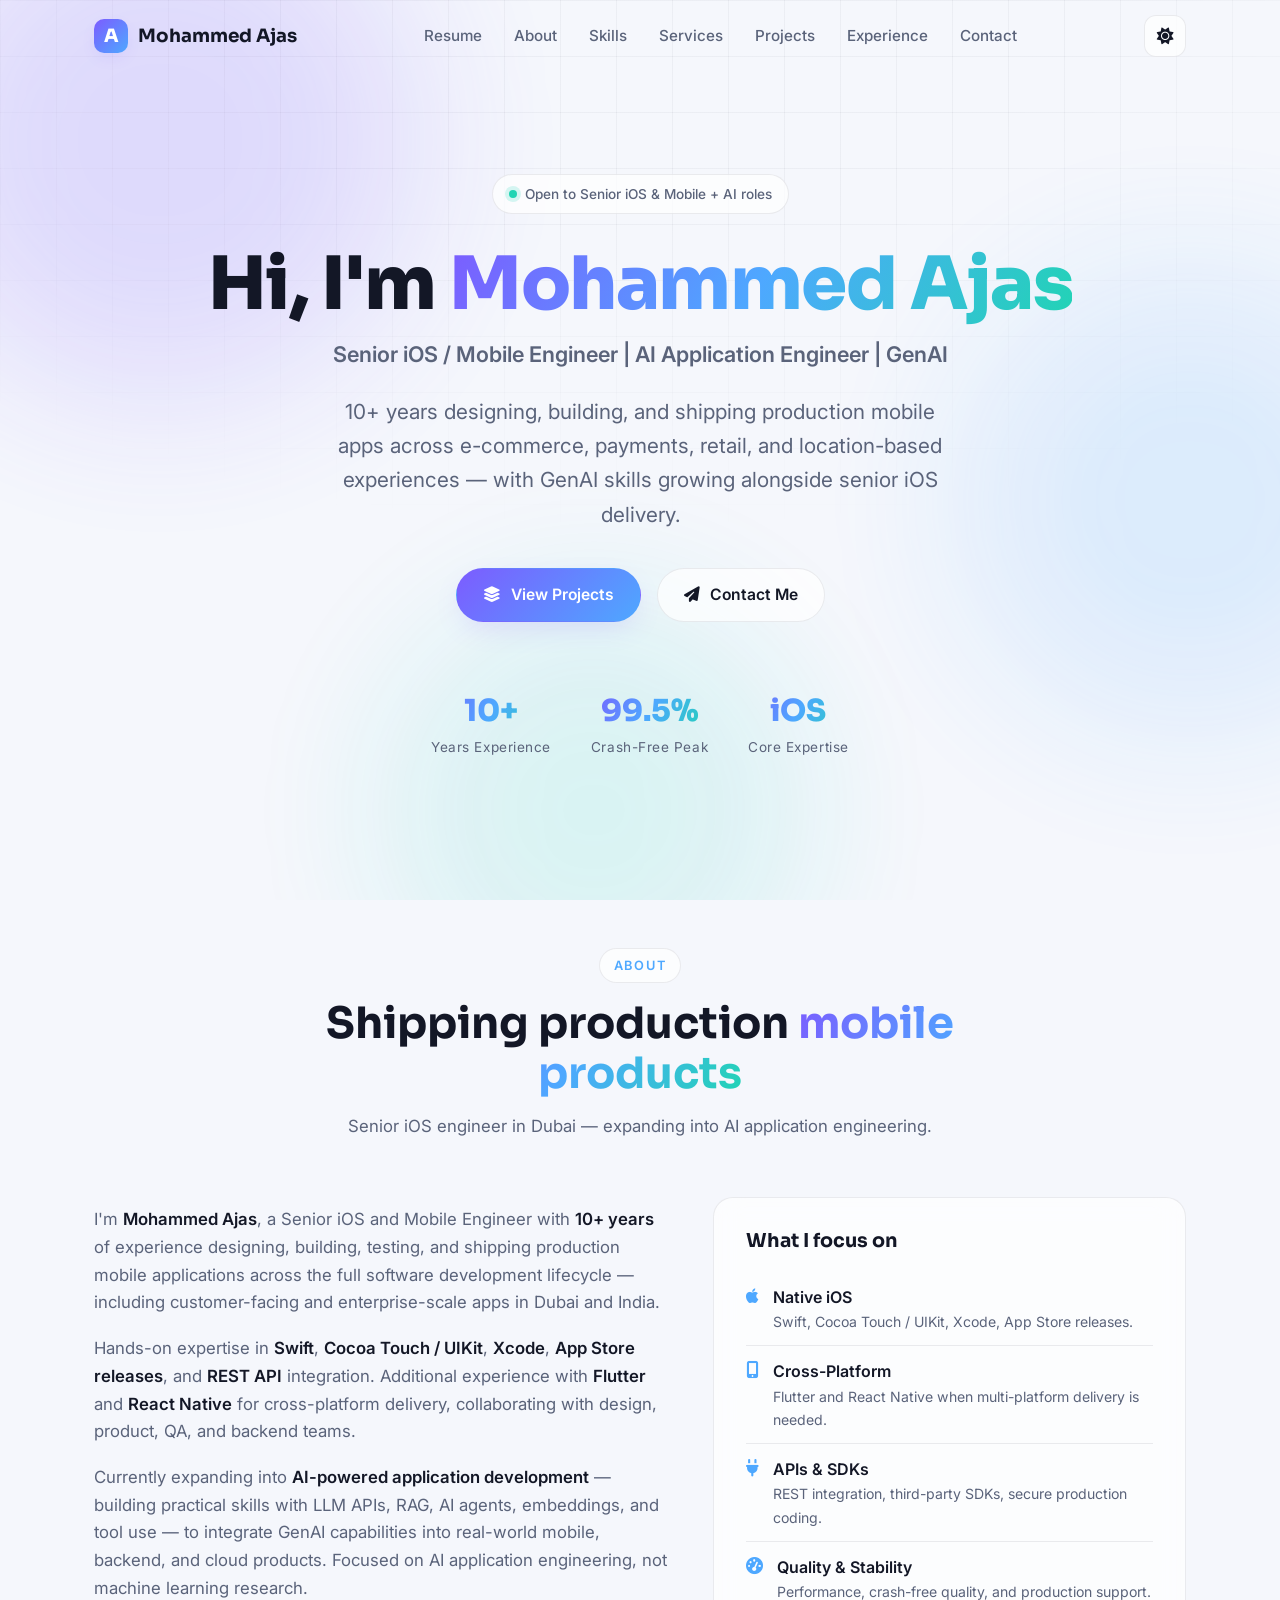
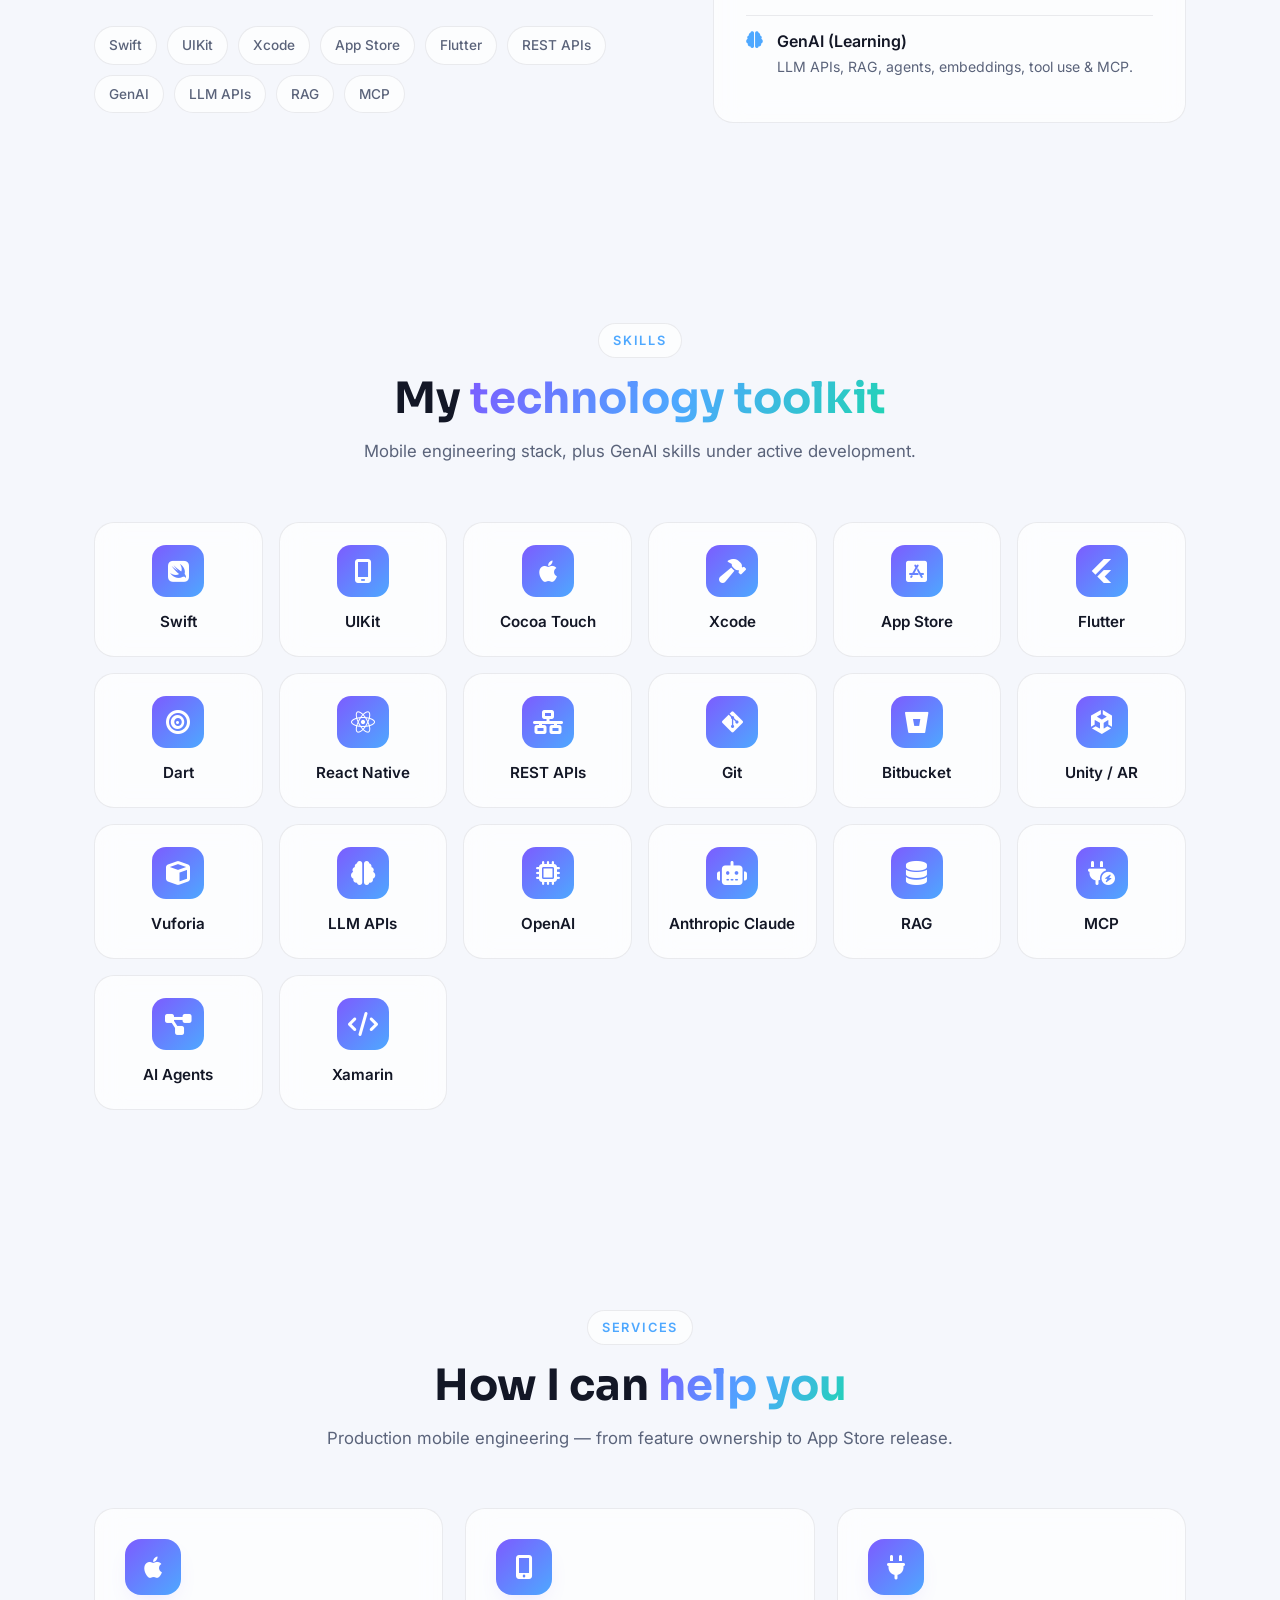
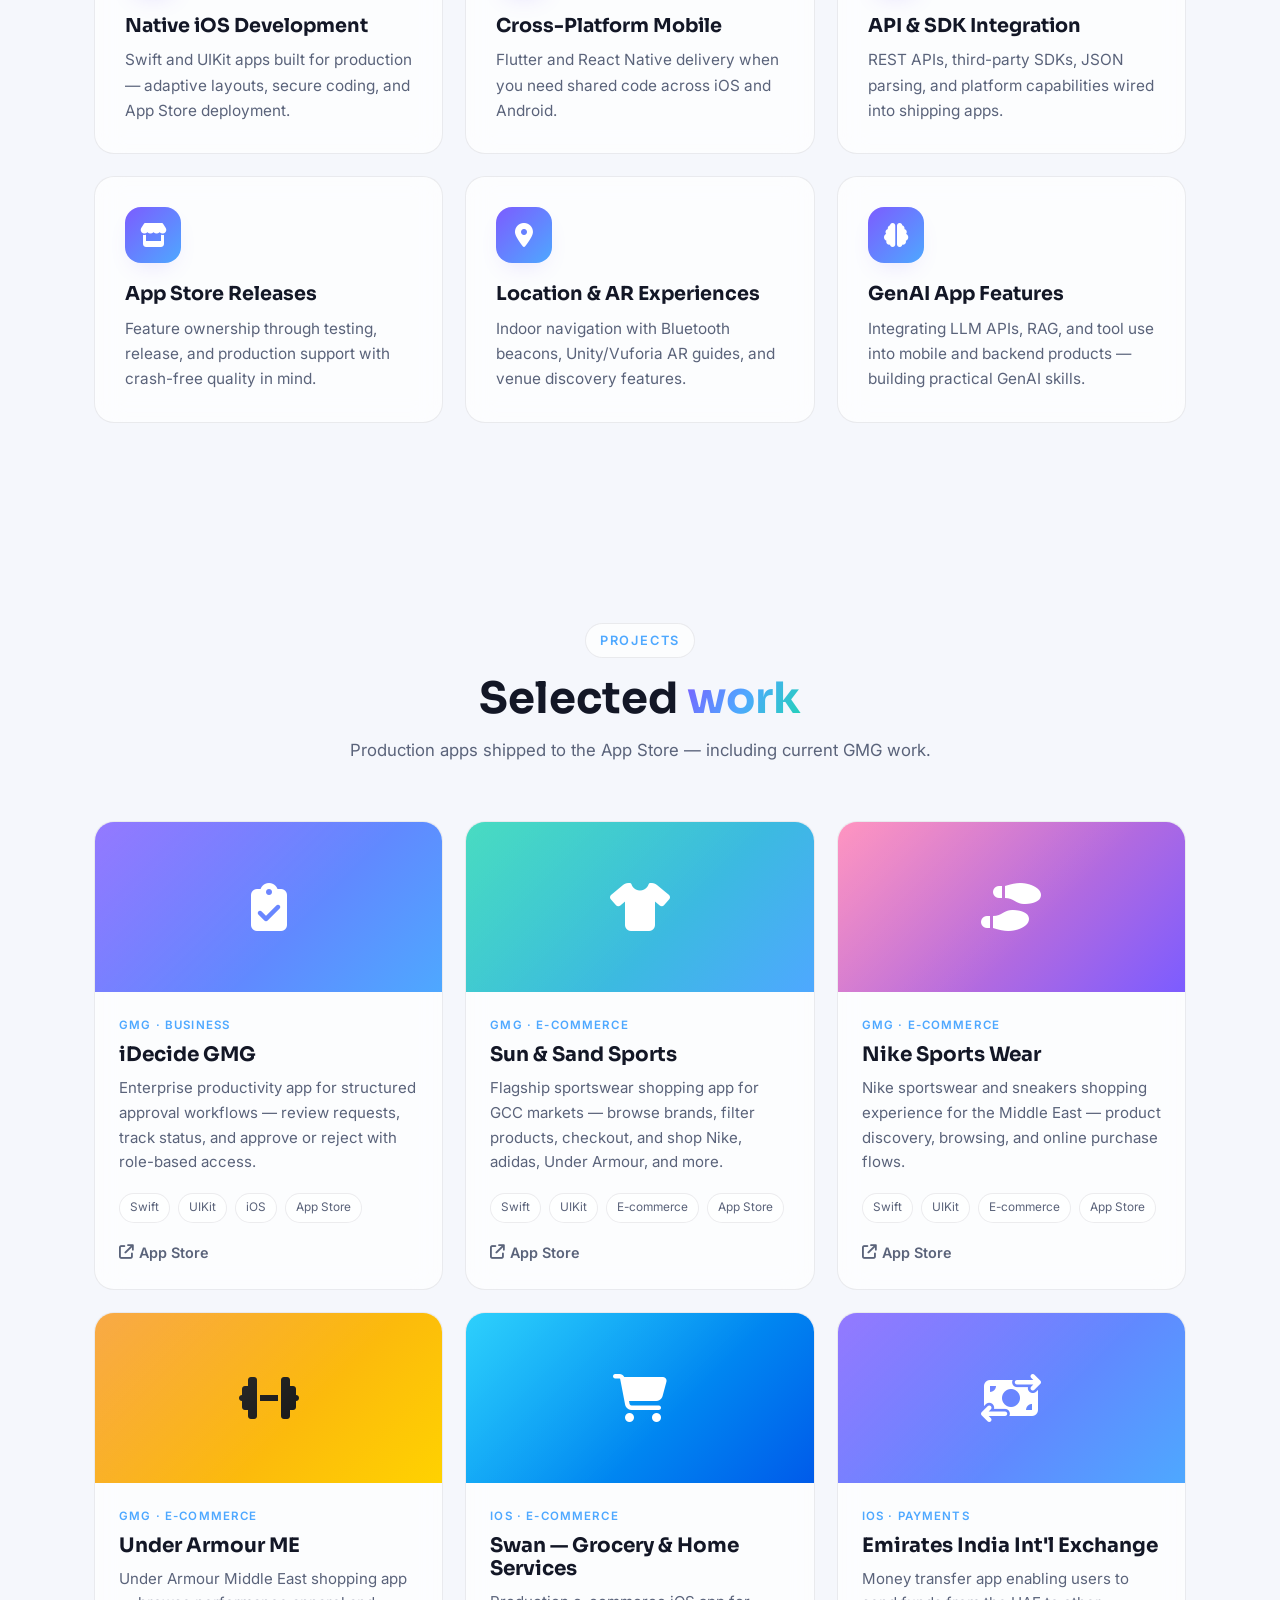
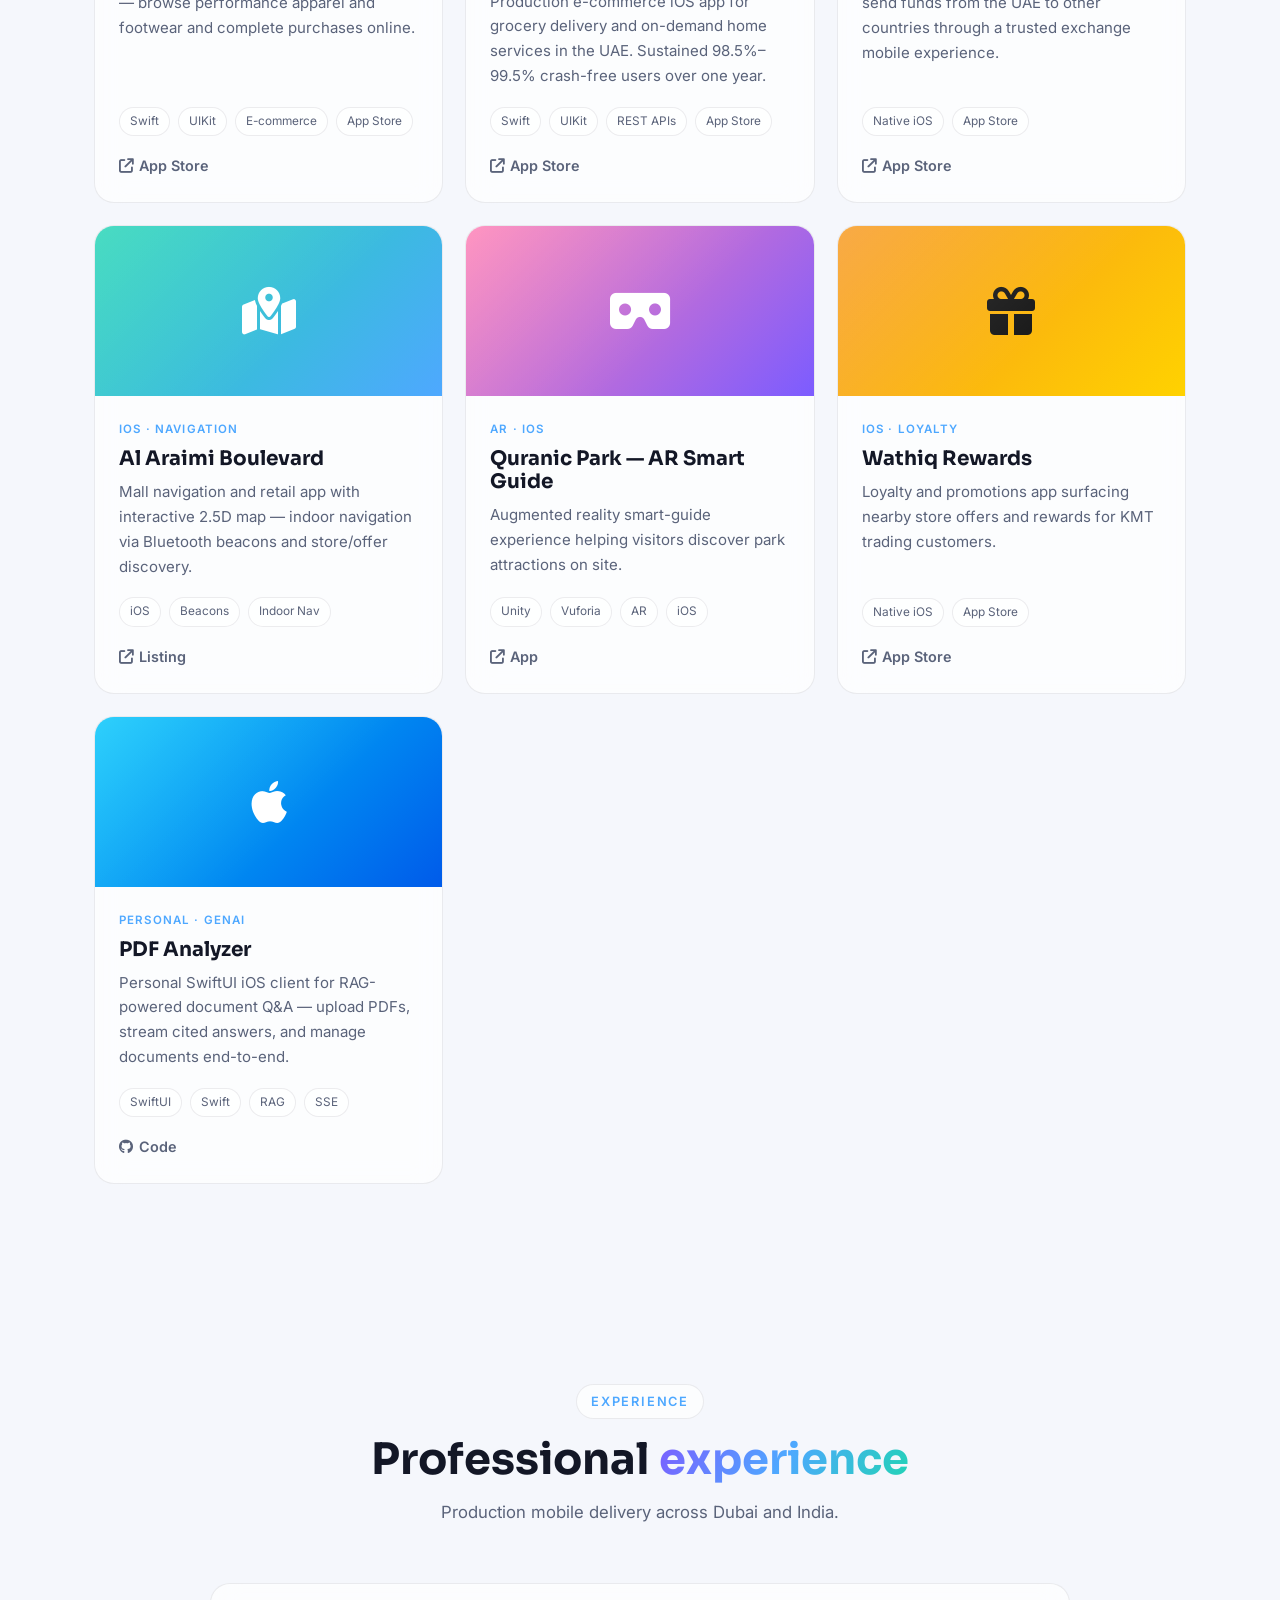
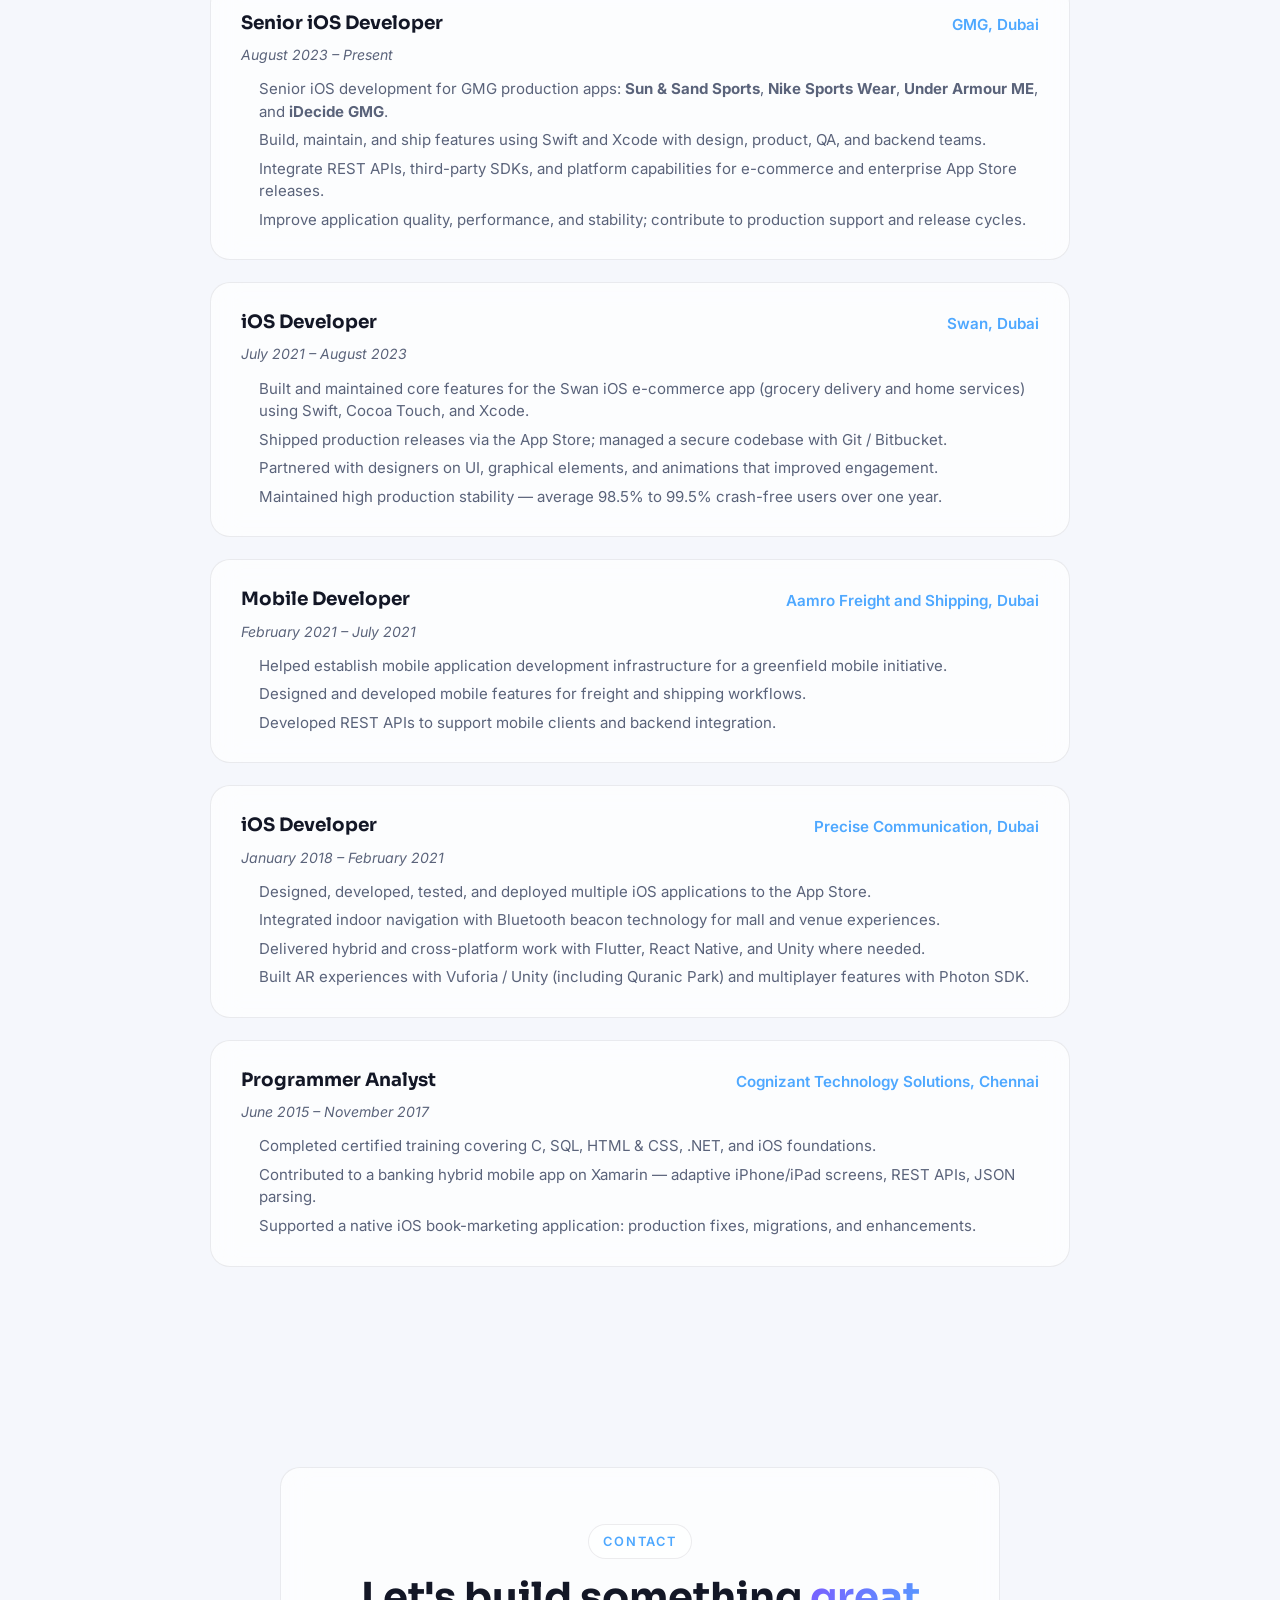
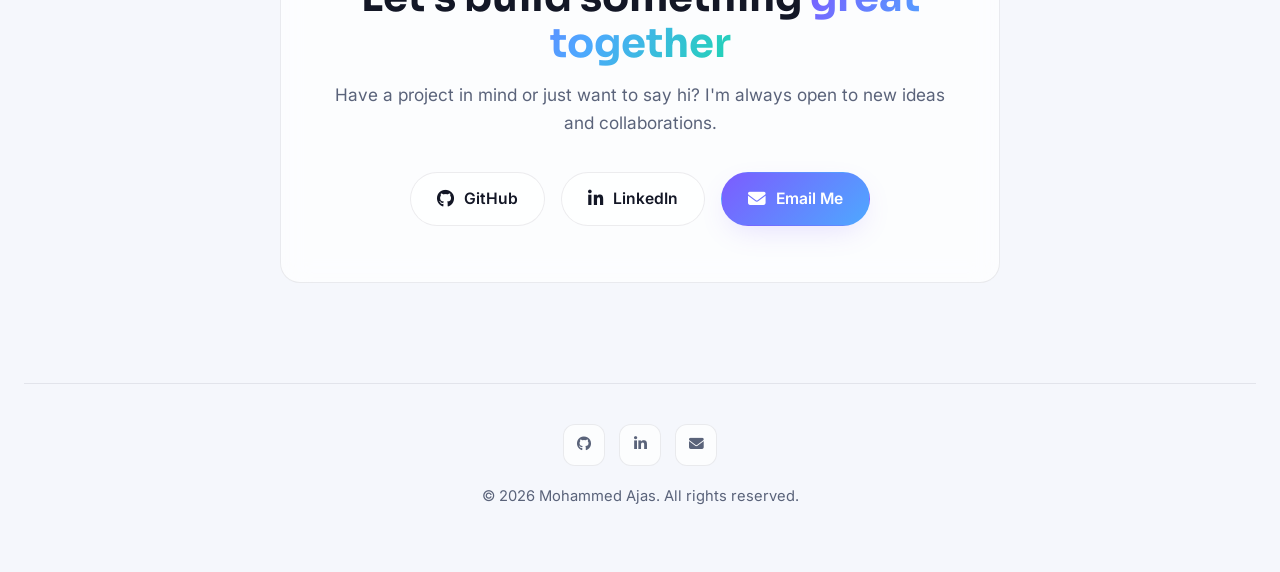
<file: index.html>
<!DOCTYPE html>
<html lang="en" data-theme="dark">
<head>
  <meta charset="UTF-8" />
  <meta name="viewport" content="width=device-width, initial-scale=1.0" />

  <!-- ============================ SEO META ============================ -->
  <title>Mohammed Ajas — Senior iOS / Mobile Engineer | AI Application Engineer</title>
  <meta name="description" content="Mohammed Ajas — Senior iOS and Mobile Engineer with 10+ years shipping production apps in Dubai. Swift, UIKit, Flutter, App Store releases. Expanding into GenAI: LLMs, RAG, agents, and MCP." />
  <meta name="author" content="Mohammed Ajas" />
  <meta name="keywords" content="Mohammed Ajas, Senior iOS Engineer, Mobile Engineer, Swift, UIKit, Cocoa Touch, Xcode, App Store, Flutter, REST API, GenAI, AI Application Engineer, RAG, LLM, Dubai" />
  <meta name="theme-color" content="#0b0f1a" />
  <link rel="canonical" href="https://mohammedajas.github.io/" />

  <!-- Open Graph / Social -->
  <meta property="og:type" content="website" />
  <meta property="og:title" content="Mohammed Ajas — Senior iOS / Mobile Engineer | AI Application Engineer" />
  <meta property="og:description" content="10+ years shipping production mobile apps — Swift, UIKit, Flutter. Expanding into GenAI application engineering." />
  <meta property="og:url" content="https://mohammedajas.github.io/" />
  <meta name="twitter:card" content="summary_large_image" />
  <meta name="twitter:title" content="Mohammed Ajas — Senior iOS / Mobile Engineer | AI Application Engineer" />
  <meta name="twitter:description" content="Senior iOS / Mobile Engineer in Dubai. Swift · UIKit · Flutter · GenAI." />

  <!-- Favicon (inline SVG, no external dependency) -->
  <link rel="icon" href="data:image/svg+xml,<svg xmlns='http://www.w3.org/2000/svg' viewBox='0 0 100 100'><text y='.9em' font-size='90' font-family='Arial,sans-serif' font-weight='bold' fill='%237c5cff'>A</text></svg>" />

  <!-- ============================ FONTS & ICONS ============================ -->
  <link rel="preconnect" href="https://fonts.googleapis.com" />
  <link rel="preconnect" href="https://fonts.gstatic.com" crossorigin />
  <link href="https://fonts.googleapis.com/css2?family=Sora:wght@400;500;600;700;800&family=Inter:wght@400;500;600;700&display=swap" rel="stylesheet" />
  <link rel="stylesheet" href="https://cdnjs.cloudflare.com/ajax/libs/font-awesome/6.5.1/css/all.min.css" referrerpolicy="no-referrer" />
  <link rel="stylesheet" href="assets/css/style.css" />

  <!-- Structured data for SEO -->
  <script type="application/ld+json">
  {
    "@context": "https://schema.org",
    "@type": "Person",
    "name": "Mohammed Ajas",
    "jobTitle": "Senior iOS / Mobile Engineer | AI Application Engineer",
    "description": "Senior iOS and Mobile Engineer with 10+ years shipping production apps. Expanding into GenAI application engineering.",
    "knowsAbout": ["iOS", "Swift", "UIKit", "Cocoa Touch", "Xcode", "App Store", "Flutter", "REST APIs", "GenAI", "LLM APIs", "RAG", "MCP"],
    "url": "https://mohammedajas.github.io/"
  }
  </script>

  <style>
    /* ============================================================
       DESIGN TOKENS / THEME VARIABLES
       ============================================================ */
    :root {
      /* Brand gradients */
      --brand-1: #7c5cff;   /* violet  */
      --brand-2: #4ea8ff;   /* blue    */
      --brand-3: #21d4b4;   /* teal    */
      --grad-brand: linear-gradient(135deg, var(--brand-1), var(--brand-2));
      --grad-brand-3: linear-gradient(120deg, var(--brand-1), var(--brand-2), var(--brand-3));

      /* Animation */
      --ease: cubic-bezier(0.22, 1, 0.36, 1);
      --t-fast: 0.18s;
      --t-med: 0.35s;

      /* Layout */
      --maxw: 1140px;
      --radius: 20px;
      --radius-sm: 14px;
    }

    /* DARK THEME (default) */
    [data-theme="dark"] {
      --bg: #0b0f1a;
      --bg-soft: #0e1424;
      --text: #e9ecf5;
      --text-muted: #9aa3b8;
      --card: rgba(255, 255, 255, 0.04);
      --card-border: rgba(255, 255, 255, 0.09);
      --card-hover-border: rgba(124, 92, 255, 0.55);
      --nav-bg: rgba(11, 15, 26, 0.65);
      --shadow: 0 20px 50px -20px rgba(0, 0, 0, 0.7);
      --glow-1: rgba(124, 92, 255, 0.30);
      --glow-2: rgba(78, 168, 255, 0.22);
      --glow-3: rgba(33, 212, 180, 0.18);
      --grid-line: rgba(255, 255, 255, 0.035);
    }

    /* LIGHT THEME */
    [data-theme="light"] {
      --bg: #f5f7fc;
      --bg-soft: #ffffff;
      --text: #131726;
      --text-muted: #5a637a;
      --card: rgba(255, 255, 255, 0.7);
      --card-border: rgba(19, 23, 38, 0.08);
      --card-hover-border: rgba(124, 92, 255, 0.5);
      --nav-bg: rgba(245, 247, 252, 0.7);
      --shadow: 0 20px 50px -24px rgba(40, 50, 90, 0.30);
      --glow-1: rgba(124, 92, 255, 0.20);
      --glow-2: rgba(78, 168, 255, 0.16);
      --glow-3: rgba(33, 212, 180, 0.14);
      --grid-line: rgba(19, 23, 38, 0.04);
    }

    /* ============================================================
       BASE / RESET
       ============================================================ */
    *, *::before, *::after { box-sizing: border-box; margin: 0; padding: 0; }

    html { scroll-behavior: smooth; scroll-padding-top: 90px; }

    body {
      font-family: "Inter", system-ui, -apple-system, sans-serif;
      background: var(--bg);
      color: var(--text);
      line-height: 1.65;
      overflow-x: hidden;
      transition: background var(--t-med) var(--ease), color var(--t-med) var(--ease);
      -webkit-font-smoothing: antialiased;
    }

    h1, h2, h3, h4 { font-family: "Sora", "Inter", sans-serif; line-height: 1.15; font-weight: 700; }

    a { color: inherit; text-decoration: none; }
    img { max-width: 100%; display: block; }
    ul { list-style: none; }

    :focus-visible {
      outline: 2px solid var(--brand-2);
      outline-offset: 3px;
      border-radius: 6px;
    }

    /* Respect reduced motion */
    @media (prefers-reduced-motion: reduce) {
      * { animation-duration: 0.001ms !important; animation-iteration-count: 1 !important; transition-duration: 0.001ms !important; scroll-behavior: auto !important; }
    }

    /* ============================================================
       ANIMATED BACKGROUND
       ============================================================ */
    .bg-fx { position: fixed; inset: 0; z-index: -2; overflow: hidden; pointer-events: none; }

    /* Subtle grid */
    .bg-fx::before {
      content: "";
      position: absolute; inset: 0;
      background-image:
        linear-gradient(var(--grid-line) 1px, transparent 1px),
        linear-gradient(90deg, var(--grid-line) 1px, transparent 1px);
      background-size: 56px 56px;
      mask-image: radial-gradient(ellipse 80% 60% at 50% 0%, #000 40%, transparent 100%);
    }

    /* Floating gradient blobs */
    .blob {
      position: absolute;
      border-radius: 50%;
      filter: blur(80px);
      opacity: 0.9;
      animation: float 18s var(--ease) infinite;
    }
    .blob.b1 { width: 520px; height: 520px; background: var(--glow-1); top: -120px; left: -100px; }
    .blob.b2 { width: 460px; height: 460px; background: var(--glow-2); top: 30%; right: -140px; animation-delay: -6s; }
    .blob.b3 { width: 420px; height: 420px; background: var(--glow-3); bottom: -120px; left: 30%; animation-delay: -12s; }

    @keyframes float {
      0%, 100% { transform: translate(0, 0) scale(1); }
      33%      { transform: translate(40px, 50px) scale(1.08); }
      66%      { transform: translate(-30px, 20px) scale(0.95); }
    }

    /* ============================================================
       LAYOUT HELPERS
       ============================================================ */
    .container { width: 100%; max-width: var(--maxw); margin: 0 auto; padding: 0 24px; }

    section { padding: 100px 0; position: relative; }

    .section-head { text-align: center; max-width: 640px; margin: 0 auto 56px; }
    .eyebrow {
      display: inline-block;
      font-size: 0.8rem; font-weight: 600; letter-spacing: 0.14em; text-transform: uppercase;
      color: var(--brand-2);
      padding: 6px 14px; margin-bottom: 16px;
      border: 1px solid var(--card-border); border-radius: 999px;
      background: var(--card);
    }
    .section-head h2 { font-size: clamp(1.9rem, 4vw, 2.7rem); margin-bottom: 14px; }
    .section-head p { color: var(--text-muted); font-size: 1.05rem; }

    .gradient-text {
      background: var(--grad-brand-3);
      -webkit-background-clip: text; background-clip: text;
      -webkit-text-fill-color: transparent;
    }

    /* Glass card base */
    .glass {
      background: var(--card);
      border: 1px solid var(--card-border);
      border-radius: var(--radius);
      backdrop-filter: blur(14px);
      -webkit-backdrop-filter: blur(14px);
      transition: transform var(--t-med) var(--ease), border-color var(--t-med) var(--ease), box-shadow var(--t-med) var(--ease);
    }

    /* ============================================================
       BUTTONS
       ============================================================ */
    .btn {
      display: inline-flex; align-items: center; gap: 10px;
      font-family: "Inter", sans-serif; font-weight: 600; font-size: 0.98rem;
      padding: 13px 26px; border-radius: 999px; cursor: pointer; border: 1px solid transparent;
      transition: transform var(--t-fast) var(--ease), box-shadow var(--t-med) var(--ease), background var(--t-med) var(--ease), border-color var(--t-med) var(--ease);
      white-space: nowrap;
    }
    .btn:hover { transform: translateY(-3px); }
    .btn:active { transform: translateY(-1px); }

    .btn-primary {
      background: var(--grad-brand); color: #fff;
      box-shadow: 0 10px 30px -8px var(--glow-1);
    }
    .btn-primary:hover { box-shadow: 0 16px 40px -10px var(--glow-1); }

    .btn-ghost {
      background: var(--card); color: var(--text);
      border-color: var(--card-border);
    }
    .btn-ghost:hover { border-color: var(--card-hover-border); }

    /* ============================================================
       NAVIGATION
       ============================================================ */
    header.nav {
      position: fixed; top: 0; left: 0; right: 0; z-index: 100;
      transition: background var(--t-med) var(--ease), box-shadow var(--t-med) var(--ease), border-color var(--t-med) var(--ease);
      border-bottom: 1px solid transparent;
    }
    header.nav.scrolled {
      background: var(--nav-bg);
      backdrop-filter: blur(18px); -webkit-backdrop-filter: blur(18px);
      border-bottom: 1px solid var(--card-border);
    }
    .nav-inner { display: flex; align-items: center; justify-content: space-between; height: 72px; }

    .logo { display: flex; align-items: center; gap: 10px; font-family: "Sora"; font-weight: 700; font-size: 1.15rem; }
    .logo .mark {
      width: 34px; height: 34px; border-radius: 10px; display: grid; place-items: center;
      background: var(--grad-brand); color: #fff; font-weight: 800;
      box-shadow: 0 6px 18px -6px var(--glow-1);
    }

    .nav-links { display: flex; align-items: center; gap: 4px; }
    .nav-links a {
      color: var(--text-muted); font-weight: 500; font-size: 0.95rem;
      padding: 8px 14px; border-radius: 999px; transition: color var(--t-fast), background var(--t-fast);
    }
    .nav-links a:hover { color: var(--text); background: var(--card); }

    .nav-actions { display: flex; align-items: center; gap: 12px; }

    .theme-toggle {
      width: 42px; height: 42px; border-radius: 12px; cursor: pointer;
      display: grid; place-items: center; font-size: 1.05rem;
      background: var(--card); color: var(--text); border: 1px solid var(--card-border);
      transition: border-color var(--t-fast), transform var(--t-fast), color var(--t-fast);
    }
    .theme-toggle:hover { border-color: var(--card-hover-border); transform: rotate(-12deg); }

    .nav-toggle {
      display: none; width: 42px; height: 42px; border-radius: 12px; cursor: pointer;
      background: var(--card); color: var(--text); border: 1px solid var(--card-border); font-size: 1.1rem;
    }

    /* ============================================================
       HERO
       ============================================================ */
    .hero { padding-top: 150px; padding-bottom: 90px; text-align: center; }
    .hero .badge {
      display: inline-flex; align-items: center; gap: 8px;
      font-size: 0.85rem; color: var(--text-muted); font-weight: 500;
      padding: 8px 16px; border-radius: 999px; margin-bottom: 28px;
      background: var(--card); border: 1px solid var(--card-border);
    }
    .hero .badge .dot { width: 8px; height: 8px; border-radius: 50%; background: var(--brand-3); box-shadow: 0 0 0 4px rgba(33,212,180,0.18); animation: pulse 2.2s infinite; }
    @keyframes pulse { 0%,100% { opacity: 1; } 50% { opacity: 0.45; } }

    .hero h1 {
      font-size: clamp(2.4rem, 6.5vw, 4.6rem); font-weight: 800; letter-spacing: -0.02em;
      margin-bottom: 10px;
    }
    .hero .role { font-size: clamp(1rem, 2.4vw, 1.35rem); font-weight: 600; color: var(--text-muted); margin-bottom: 22px; }
    .hero .tagline { font-size: clamp(1.05rem, 2.2vw, 1.3rem); max-width: 620px; margin: 0 auto 36px; color: var(--text-muted); }
    .hero-cta { display: flex; gap: 16px; justify-content: center; flex-wrap: wrap; }

    .hero-stats { display: flex; gap: 40px; justify-content: center; flex-wrap: wrap; margin-top: 64px; }
    .hero-stats .stat .num { font-family: "Sora"; font-size: 1.9rem; font-weight: 800; }
    .hero-stats .stat .lbl { font-size: 0.85rem; color: var(--text-muted); letter-spacing: 0.04em; }

    /* ============================================================
       ABOUT
       ============================================================ */
    .about-grid { display: grid; grid-template-columns: 1.1fr 0.9fr; gap: 40px; align-items: center; }
    .about-text p { color: var(--text-muted); margin-bottom: 18px; font-size: 1.05rem; }
    .about-text strong { color: var(--text); font-weight: 600; }
    .about-tags { display: flex; flex-wrap: wrap; gap: 10px; margin-top: 24px; }
    .about-tags span {
      font-size: 0.85rem; font-weight: 500; padding: 7px 14px; border-radius: 999px;
      background: var(--card); border: 1px solid var(--card-border); color: var(--text-muted);
    }
    .about-card { padding: 32px; }
    .about-card h3 { font-size: 1.2rem; margin-bottom: 20px; }
    .focus-list li { display: flex; align-items: flex-start; gap: 14px; padding: 12px 0; border-bottom: 1px solid var(--card-border); }
    .focus-list li:last-child { border-bottom: none; }
    .focus-list i { color: var(--brand-2); margin-top: 4px; font-size: 1.05rem; }
    .focus-list .ft { font-weight: 600; }
    .focus-list .fd { font-size: 0.88rem; color: var(--text-muted); }

    /* ============================================================
       SKILLS
       ============================================================ */
    .skills-grid {
      display: grid; gap: 16px;
      grid-template-columns: repeat(auto-fill, minmax(150px, 1fr));
    }
    .skill {
      padding: 22px 16px; text-align: center; cursor: default;
      display: flex; flex-direction: column; align-items: center; gap: 12px;
    }
    .skill:hover { transform: translateY(-6px); border-color: var(--card-hover-border); box-shadow: var(--shadow); }
    .skill .ic {
      width: 52px; height: 52px; border-radius: 14px; display: grid; place-items: center; font-size: 1.5rem;
      background: var(--grad-brand); color: #fff;
      transition: transform var(--t-med) var(--ease);
    }
    .skill:hover .ic { transform: scale(1.1) rotate(-6deg); }
    .skill .nm { font-weight: 600; font-size: 0.95rem; }

    /* ============================================================
       SERVICES
       ============================================================ */
    .cards-grid {
      display: grid; gap: 22px;
      grid-template-columns: repeat(auto-fill, minmax(290px, 1fr));
    }
    .service { padding: 30px; position: relative; overflow: hidden; }
    .service:hover { transform: translateY(-6px); border-color: var(--card-hover-border); box-shadow: var(--shadow); }
    .service .ic {
      width: 56px; height: 56px; border-radius: 16px; display: grid; place-items: center; font-size: 1.5rem;
      margin-bottom: 20px; color: #fff; background: var(--grad-brand);
      box-shadow: 0 10px 24px -10px var(--glow-1);
    }
    .service h3 { font-size: 1.2rem; margin-bottom: 10px; }
    .service p { color: var(--text-muted); font-size: 0.96rem; }

    /* ============================================================
       PROJECTS
       ============================================================ */
    .project { overflow: hidden; display: flex; flex-direction: column; }
    .project:hover { transform: translateY(-6px); border-color: var(--card-hover-border); box-shadow: var(--shadow); }
    .project .thumb {
      height: 170px; display: grid; place-items: center; font-size: 3rem; color: #fff;
      position: relative; overflow: hidden;
    }
    .project .thumb::after {
      content: ""; position: absolute; inset: 0;
      background: linear-gradient(135deg, rgba(255,255,255,0.18), transparent 60%);
    }
    .project .thumb.g1 { background: linear-gradient(135deg, #7c5cff, #4ea8ff); }
    .project .thumb.g2 { background: linear-gradient(135deg, #21d4b4, #4ea8ff); }
    .project .thumb.g3 { background: linear-gradient(135deg, #ff7eb3, #7c5cff); }
    .project .thumb.g4 { background: linear-gradient(135deg, #f7971e, #ffd200); color:#1a1a1a; }
    .project .thumb.g5 { background: linear-gradient(135deg, #00c6fb, #005bea); }
    .project .thumb.g6 { background: linear-gradient(135deg, #11998e, #38ef7d); }
    .project .body { padding: 24px; display: flex; flex-direction: column; flex: 1; }
    .project .tag { font-size: 0.72rem; letter-spacing: 0.1em; text-transform: uppercase; color: var(--brand-2); font-weight: 600; margin-bottom: 8px; }
    .project h3 { font-size: 1.25rem; margin-bottom: 10px; }
    .project p { color: var(--text-muted); font-size: 0.94rem; margin-bottom: 18px; flex: 1; }
    .project .stack { display: flex; flex-wrap: wrap; gap: 8px; margin-bottom: 18px; }
    .project .stack span { font-size: 0.74rem; padding: 4px 10px; border-radius: 999px; background: var(--card); border: 1px solid var(--card-border); color: var(--text-muted); }
    .project .links { display: flex; gap: 18px; font-size: 0.9rem; font-weight: 600; }
    .project .links a { color: var(--text-muted); display: inline-flex; align-items: center; gap: 6px; transition: color var(--t-fast); }
    .project .links a:hover { color: var(--brand-2); }

    /* ============================================================
       EXPERIENCE
       ============================================================ */
    .exp-list { display: flex; flex-direction: column; gap: 22px; max-width: 860px; margin: 0 auto; }
    .exp { padding: 28px 30px; }
    .exp:hover { transform: translateY(-4px); border-color: var(--card-hover-border); box-shadow: var(--shadow); }
    .exp .exp-top { display: flex; flex-wrap: wrap; justify-content: space-between; gap: 8px 16px; margin-bottom: 6px; }
    .exp h3 { font-size: 1.15rem; margin: 0; }
    .exp .company { color: var(--brand-2); font-weight: 600; font-size: 0.95rem; }
    .exp .meta { color: var(--text-muted); font-size: 0.88rem; font-style: italic; margin-bottom: 12px; }
    .exp ul { padding-left: 18px; margin: 0; }
    .exp li { color: var(--text-muted); font-size: 0.94rem; margin-bottom: 6px; line-height: 1.5; }
    .exp li:last-child { margin-bottom: 0; }

    /* ============================================================
       CONTACT
       ============================================================ */
    .contact-card { padding: 56px 40px; text-align: center; max-width: 720px; margin: 0 auto; }
    .contact-card h2 { font-size: clamp(1.8rem, 4vw, 2.5rem); margin-bottom: 14px; }
    .contact-card p { color: var(--text-muted); font-size: 1.08rem; margin-bottom: 34px; }
    .contact-links { display: flex; gap: 16px; justify-content: center; flex-wrap: wrap; }
    .contact-links .btn i { font-size: 1.1rem; }

    /* ============================================================
       FOOTER
       ============================================================ */
    footer {
      border-top: 1px solid var(--card-border); padding: 40px 0;
      text-align: center; color: var(--text-muted); font-size: 0.92rem;
    }
    footer .social { display: flex; gap: 14px; justify-content: center; margin-bottom: 18px; }
    footer .social a {
      width: 42px; height: 42px; border-radius: 12px; display: grid; place-items: center;
      background: var(--card); border: 1px solid var(--card-border); color: var(--text-muted);
      transition: color var(--t-fast), border-color var(--t-fast), transform var(--t-fast);
    }
    footer .social a:hover { color: var(--brand-2); border-color: var(--card-hover-border); transform: translateY(-3px); }

    /* ============================================================
       SCROLL REVEAL ANIMATION
       ============================================================ */
    .reveal { opacity: 0; transform: translateY(28px); transition: opacity 0.7s var(--ease), transform 0.7s var(--ease); }
    .reveal.in { opacity: 1; transform: translateY(0); }

    /* Scroll progress bar */
    .progress { position: fixed; top: 0; left: 0; height: 3px; width: 0%; z-index: 200; background: var(--grad-brand-3); transition: width 0.1s linear; }

    /* Back to top */
    .to-top {
      position: fixed; bottom: 28px; right: 28px; z-index: 90;
      width: 48px; height: 48px; border-radius: 50%; cursor: pointer;
      background: var(--grad-brand); color: #fff; border: none; font-size: 1.05rem;
      box-shadow: 0 12px 30px -8px var(--glow-1);
      opacity: 0; visibility: hidden; transform: translateY(14px);
      transition: opacity var(--t-med), transform var(--t-med), visibility var(--t-med);
    }
    .to-top.show { opacity: 1; visibility: visible; transform: translateY(0); }
    .to-top:hover { transform: translateY(-4px); }

    /* ============================================================
       RESPONSIVE
       ============================================================ */
    @media (max-width: 900px) {
      .about-grid { grid-template-columns: 1fr; }
    }

    @media (max-width: 760px) {
      .nav-links {
        position: fixed; top: 72px; left: 0; right: 0;
        flex-direction: column; align-items: stretch; gap: 6px; padding: 18px 24px;
        background: var(--nav-bg); backdrop-filter: blur(18px); -webkit-backdrop-filter: blur(18px);
        border-bottom: 1px solid var(--card-border);
        transform: translateY(-140%); transition: transform var(--t-med) var(--ease);
      }
      .nav-links.open { transform: translateY(0); }
      .nav-links a { padding: 12px 14px; }
      .nav-toggle { display: grid; place-items: center; }
      .hero-stats { gap: 28px; }
      section { padding: 72px 0; }
    }

    @media (max-width: 480px) {
      .hero-cta { flex-direction: column; }
      .hero-cta .btn { width: 100%; justify-content: center; }
      .contact-card { padding: 40px 22px; }
    }
  </style>
</head>

<body>
  <!-- Scroll progress indicator -->
  <div class="progress" id="progress" aria-hidden="true"></div>

  <!-- Animated background -->
  <div class="bg-fx" aria-hidden="true">
    <span class="blob b1"></span>
    <span class="blob b2"></span>
    <span class="blob b3"></span>
  </div>

  <!-- ============================ NAVBAR ============================ -->
  <header class="nav" id="nav">
    <div class="container nav-inner">
      <a href="#home" class="logo" aria-label="Mohammed Ajas — home">
        <span class="mark">A</span>
        <span>Mohammed Ajas</span>
      </a>

      <nav class="nav-links" id="navLinks" aria-label="Primary">
        <a href="resume.html">Resume</a>
        <a href="#about">About</a>
        <a href="#skills">Skills</a>
        <a href="#services">Services</a>
        <a href="#projects">Projects</a>
        <a href="#experience">Experience</a>
        <a href="#contact">Contact</a>
      </nav>

      <div class="nav-actions">
        <button class="theme-toggle" id="themeToggle" aria-label="Toggle color theme" title="Toggle theme">
          <i class="fa-solid fa-moon" aria-hidden="true"></i>
        </button>
        <button class="nav-toggle" id="navToggle" aria-label="Toggle menu" aria-expanded="false" aria-controls="navLinks">
          <i class="fa-solid fa-bars" aria-hidden="true"></i>
        </button>
      </div>
    </div>
  </header>

  <main>
    <!-- ============================ HERO ============================ -->
    <section class="hero" id="home">
      <div class="container">
        <span class="badge reveal"><span class="dot" aria-hidden="true"></span> Open to Senior iOS &amp; Mobile + AI roles</span>
        <h1 class="reveal">Hi, I'm <span class="gradient-text">Mohammed Ajas</span></h1>
        <p class="role reveal">Senior iOS / Mobile Engineer | AI Application Engineer | GenAI</p>
        <p class="tagline reveal">10+ years designing, building, and shipping production mobile apps across e-commerce, payments, retail, and location-based experiences — with GenAI skills growing alongside senior iOS delivery.</p>
        <div class="hero-cta reveal">
          <a href="#projects" class="btn btn-primary"><i class="fa-solid fa-layer-group" aria-hidden="true"></i> View Projects</a>
          <a href="#contact" class="btn btn-ghost"><i class="fa-solid fa-paper-plane" aria-hidden="true"></i> Contact Me</a>
        </div>

        <div class="hero-stats reveal">
          <div class="stat"><div class="num gradient-text">10+</div><div class="lbl">Years Experience</div></div>
          <div class="stat"><div class="num gradient-text">99.5%</div><div class="lbl">Crash-Free Peak</div></div>
          <div class="stat"><div class="num gradient-text">iOS</div><div class="lbl">Core Expertise</div></div>
        </div>
      </div>
    </section>

    <!-- ============================ ABOUT ============================ -->
    <section id="about">
      <div class="container">
        <div class="section-head reveal">
          <span class="eyebrow">About</span>
          <h2>Shipping production <span class="gradient-text">mobile products</span></h2>
          <p>Senior iOS engineer in Dubai — expanding into AI application engineering.</p>
        </div>

        <div class="about-grid">
          <div class="about-text reveal">
            <p>I'm <strong>Mohammed Ajas</strong>, a Senior iOS and Mobile Engineer with <strong>10+ years</strong> of experience designing, building, testing, and shipping production mobile applications across the full software development lifecycle — including customer-facing and enterprise-scale apps in Dubai and India.</p>
            <p>Hands-on expertise in <strong>Swift</strong>, <strong>Cocoa Touch / UIKit</strong>, <strong>Xcode</strong>, <strong>App Store releases</strong>, and <strong>REST API</strong> integration. Additional experience with <strong>Flutter</strong> and <strong>React Native</strong> for cross-platform delivery, collaborating with design, product, QA, and backend teams.</p>
            <p>Currently expanding into <strong>AI-powered application development</strong> — building practical skills with LLM APIs, RAG, AI agents, embeddings, and tool use — to integrate GenAI capabilities into real-world mobile, backend, and cloud products. Focused on AI application engineering, not machine learning research.</p>
            <div class="about-tags">
              <span>Swift</span><span>UIKit</span><span>Xcode</span>
              <span>App Store</span><span>Flutter</span><span>REST APIs</span>
              <span>GenAI</span><span>LLM APIs</span><span>RAG</span><span>MCP</span>
            </div>
          </div>

          <aside class="about-card glass reveal">
            <h3>What I focus on</h3>
            <ul class="focus-list">
              <li><i class="fa-brands fa-apple" aria-hidden="true"></i><div><div class="ft">Native iOS</div><div class="fd">Swift, Cocoa Touch / UIKit, Xcode, App Store releases.</div></div></li>
              <li><i class="fa-solid fa-mobile-screen-button" aria-hidden="true"></i><div><div class="ft">Cross-Platform</div><div class="fd">Flutter and React Native when multi-platform delivery is needed.</div></div></li>
              <li><i class="fa-solid fa-plug" aria-hidden="true"></i><div><div class="ft">APIs &amp; SDKs</div><div class="fd">REST integration, third-party SDKs, secure production coding.</div></div></li>
              <li><i class="fa-solid fa-gauge-high" aria-hidden="true"></i><div><div class="ft">Quality &amp; Stability</div><div class="fd">Performance, crash-free quality, and production support.</div></div></li>
              <li><i class="fa-solid fa-brain" aria-hidden="true"></i><div><div class="ft">GenAI (Learning)</div><div class="fd">LLM APIs, RAG, agents, embeddings, tool use &amp; MCP.</div></div></li>
            </ul>
          </aside>
        </div>
      </div>
    </section>

    <!-- ============================ SKILLS ============================ -->
    <section id="skills">
      <div class="container">
        <div class="section-head reveal">
          <span class="eyebrow">Skills</span>
          <h2>My <span class="gradient-text">technology toolkit</span></h2>
          <p>Mobile engineering stack, plus GenAI skills under active development.</p>
        </div>

        <div class="skills-grid" id="skillsGrid">
          <!-- Skill cards injected via JS for clean, maintainable markup -->
        </div>
      </div>
    </section>

    <!-- ============================ SERVICES ============================ -->
    <section id="services">
      <div class="container">
        <div class="section-head reveal">
          <span class="eyebrow">Services</span>
          <h2>How I can <span class="gradient-text">help you</span></h2>
          <p>Production mobile engineering — from feature ownership to App Store release.</p>
        </div>

        <div class="cards-grid">
          <article class="service glass reveal"><div class="ic"><i class="fa-brands fa-apple" aria-hidden="true"></i></div><h3>Native iOS Development</h3><p>Swift and UIKit apps built for production — adaptive layouts, secure coding, and App Store deployment.</p></article>
          <article class="service glass reveal"><div class="ic"><i class="fa-solid fa-mobile-screen-button" aria-hidden="true"></i></div><h3>Cross-Platform Mobile</h3><p>Flutter and React Native delivery when you need shared code across iOS and Android.</p></article>
          <article class="service glass reveal"><div class="ic"><i class="fa-solid fa-plug" aria-hidden="true"></i></div><h3>API &amp; SDK Integration</h3><p>REST APIs, third-party SDKs, JSON parsing, and platform capabilities wired into shipping apps.</p></article>
          <article class="service glass reveal"><div class="ic"><i class="fa-solid fa-store" aria-hidden="true"></i></div><h3>App Store Releases</h3><p>Feature ownership through testing, release, and production support with crash-free quality in mind.</p></article>
          <article class="service glass reveal"><div class="ic"><i class="fa-solid fa-location-dot" aria-hidden="true"></i></div><h3>Location &amp; AR Experiences</h3><p>Indoor navigation with Bluetooth beacons, Unity/Vuforia AR guides, and venue discovery features.</p></article>
          <article class="service glass reveal"><div class="ic"><i class="fa-solid fa-brain" aria-hidden="true"></i></div><h3>GenAI App Features</h3><p>Integrating LLM APIs, RAG, and tool use into mobile and backend products — building practical GenAI skills.</p></article>
        </div>
      </div>
    </section>

    <!-- ============================ PROJECTS ============================ -->
    <section id="projects">
      <div class="container">
        <div class="section-head reveal">
          <span class="eyebrow">Projects</span>
          <h2>Selected <span class="gradient-text">work</span></h2>
          <p>Production apps shipped to the App Store — including current GMG work.</p>
        </div>

        <div class="cards-grid">
          <article class="project glass reveal">
            <div class="thumb g1"><i class="fa-solid fa-clipboard-check" aria-hidden="true"></i></div>
            <div class="body">
              <span class="tag">GMG · Business</span>
              <h3>iDecide GMG</h3>
              <p>Enterprise productivity app for structured approval workflows — review requests, track status, and approve or reject with role-based access.</p>
              <div class="stack"><span>Swift</span><span>UIKit</span><span>iOS</span><span>App Store</span></div>
              <div class="links"><a href="https://apps.apple.com/us/app/idecide-gmg/id6757460858" target="_blank" rel="noopener noreferrer"><i class="fa-solid fa-arrow-up-right-from-square" aria-hidden="true"></i> App Store</a></div>
            </div>
          </article>

          <article class="project glass reveal">
            <div class="thumb g2"><i class="fa-solid fa-shirt" aria-hidden="true"></i></div>
            <div class="body">
              <span class="tag">GMG · E-commerce</span>
              <h3>Sun &amp; Sand Sports</h3>
              <p>Flagship sportswear shopping app for GCC markets — browse brands, filter products, checkout, and shop Nike, adidas, Under Armour, and more.</p>
              <div class="stack"><span>Swift</span><span>UIKit</span><span>E-commerce</span><span>App Store</span></div>
              <div class="links"><a href="https://apps.apple.com/us/app/sun-sand-sports-shop-online/id1163601891" target="_blank" rel="noopener noreferrer"><i class="fa-solid fa-arrow-up-right-from-square" aria-hidden="true"></i> App Store</a></div>
            </div>
          </article>

          <article class="project glass reveal">
            <div class="thumb g3"><i class="fa-solid fa-shoe-prints" aria-hidden="true"></i></div>
            <div class="body">
              <span class="tag">GMG · E-commerce</span>
              <h3>Nike Sports Wear</h3>
              <p>Nike sportswear and sneakers shopping experience for the Middle East — product discovery, browsing, and online purchase flows.</p>
              <div class="stack"><span>Swift</span><span>UIKit</span><span>E-commerce</span><span>App Store</span></div>
              <div class="links"><a href="https://apps.apple.com/us/app/nike-sports-wear-sneakers/id6444790147" target="_blank" rel="noopener noreferrer"><i class="fa-solid fa-arrow-up-right-from-square" aria-hidden="true"></i> App Store</a></div>
            </div>
          </article>

          <article class="project glass reveal">
            <div class="thumb g4"><i class="fa-solid fa-dumbbell" aria-hidden="true"></i></div>
            <div class="body">
              <span class="tag">GMG · E-commerce</span>
              <h3>Under Armour ME</h3>
              <p>Under Armour Middle East shopping app — browse performance apparel and footwear and complete purchases online.</p>
              <div class="stack"><span>Swift</span><span>UIKit</span><span>E-commerce</span><span>App Store</span></div>
              <div class="links"><a href="https://apps.apple.com/us/app/under-armour-me-shop-online/id1591394964" target="_blank" rel="noopener noreferrer"><i class="fa-solid fa-arrow-up-right-from-square" aria-hidden="true"></i> App Store</a></div>
            </div>
          </article>

          <article class="project glass reveal">
            <div class="thumb g5"><i class="fa-solid fa-cart-shopping" aria-hidden="true"></i></div>
            <div class="body">
              <span class="tag">iOS · E-commerce</span>
              <h3>Swan — Grocery &amp; Home Services</h3>
              <p>Production e-commerce iOS app for grocery delivery and on-demand home services in the UAE. Sustained 98.5%–99.5% crash-free users over one year.</p>
              <div class="stack"><span>Swift</span><span>UIKit</span><span>REST APIs</span><span>App Store</span></div>
              <div class="links"><a href="https://apps.apple.com/ae/app/swan-grocery-cleaning-more/id1427145097" target="_blank" rel="noopener noreferrer"><i class="fa-solid fa-arrow-up-right-from-square" aria-hidden="true"></i> App Store</a></div>
            </div>
          </article>

          <article class="project glass reveal">
            <div class="thumb g1"><i class="fa-solid fa-money-bill-transfer" aria-hidden="true"></i></div>
            <div class="body">
              <span class="tag">iOS · Payments</span>
              <h3>Emirates India Int'l Exchange</h3>
              <p>Money transfer app enabling users to send funds from the UAE to other countries through a trusted exchange mobile experience.</p>
              <div class="stack"><span>Native iOS</span><span>App Store</span></div>
              <div class="links"><a href="https://apps.apple.com/us/app/emirates-india-intl-exchange/id1281319984" target="_blank" rel="noopener noreferrer"><i class="fa-solid fa-arrow-up-right-from-square" aria-hidden="true"></i> App Store</a></div>
            </div>
          </article>

          <article class="project glass reveal">
            <div class="thumb g2"><i class="fa-solid fa-map-location-dot" aria-hidden="true"></i></div>
            <div class="body">
              <span class="tag">iOS · Navigation</span>
              <h3>Al Araimi Boulevard</h3>
              <p>Mall navigation and retail app with interactive 2.5D map — indoor navigation via Bluetooth beacons and store/offer discovery.</p>
              <div class="stack"><span>iOS</span><span>Beacons</span><span>Indoor Nav</span></div>
              <div class="links"><a href="https://m.apkpure.com/al-araimi-boulevard-ablvd/com.ep.ablvd" target="_blank" rel="noopener noreferrer"><i class="fa-solid fa-arrow-up-right-from-square" aria-hidden="true"></i> Listing</a></div>
            </div>
          </article>

          <article class="project glass reveal">
            <div class="thumb g3"><i class="fa-solid fa-vr-cardboard" aria-hidden="true"></i></div>
            <div class="body">
              <span class="tag">AR · iOS</span>
              <h3>Quranic Park — AR Smart Guide</h3>
              <p>Augmented reality smart-guide experience helping visitors discover park attractions on site.</p>
              <div class="stack"><span>Unity</span><span>Vuforia</span><span>AR</span><span>iOS</span></div>
              <div class="links"><a href="https://appadvice.com/app/quranic-park/1437561036" target="_blank" rel="noopener noreferrer"><i class="fa-solid fa-arrow-up-right-from-square" aria-hidden="true"></i> App</a></div>
            </div>
          </article>

          <article class="project glass reveal">
            <div class="thumb g4"><i class="fa-solid fa-gift" aria-hidden="true"></i></div>
            <div class="body">
              <span class="tag">iOS · Loyalty</span>
              <h3>Wathiq Rewards</h3>
              <p>Loyalty and promotions app surfacing nearby store offers and rewards for KMT trading customers.</p>
              <div class="stack"><span>Native iOS</span><span>App Store</span></div>
              <div class="links"><a href="https://apps.apple.com/us/app/id1479329805" target="_blank" rel="noopener noreferrer"><i class="fa-solid fa-arrow-up-right-from-square" aria-hidden="true"></i> App Store</a></div>
            </div>
          </article>

          <article class="project glass reveal">
            <div class="thumb g5"><i class="fa-brands fa-apple" aria-hidden="true"></i></div>
            <div class="body">
              <span class="tag">Personal · GenAI</span>
              <h3>PDF Analyzer</h3>
              <p>Personal SwiftUI iOS client for RAG-powered document Q&amp;A — upload PDFs, stream cited answers, and manage documents end-to-end.</p>
              <div class="stack"><span>SwiftUI</span><span>Swift</span><span>RAG</span><span>SSE</span></div>
              <div class="links"><a href="https://github.com/mohammedajas/PDFAnalyzer" target="_blank" rel="noopener noreferrer"><i class="fa-brands fa-github" aria-hidden="true"></i> Code</a></div>
            </div>
          </article>
        </div>
      </div>
    </section>

    <!-- ============================ EXPERIENCE ============================ -->
    <section id="experience">
      <div class="container">
        <div class="section-head reveal">
          <span class="eyebrow">Experience</span>
          <h2>Professional <span class="gradient-text">experience</span></h2>
          <p>Production mobile delivery across Dubai and India.</p>
        </div>

        <div class="exp-list">
          <article class="exp glass reveal">
            <div class="exp-top">
              <h3>Senior iOS Developer</h3>
              <span class="company">GMG, Dubai</span>
            </div>
            <p class="meta">August 2023 – Present</p>
            <ul>
              <li>Senior iOS development for GMG production apps: <strong>Sun &amp; Sand Sports</strong>, <strong>Nike Sports Wear</strong>, <strong>Under Armour ME</strong>, and <strong>iDecide GMG</strong>.</li>
              <li>Build, maintain, and ship features using Swift and Xcode with design, product, QA, and backend teams.</li>
              <li>Integrate REST APIs, third-party SDKs, and platform capabilities for e-commerce and enterprise App Store releases.</li>
              <li>Improve application quality, performance, and stability; contribute to production support and release cycles.</li>
            </ul>
          </article>

          <article class="exp glass reveal">
            <div class="exp-top">
              <h3>iOS Developer</h3>
              <span class="company">Swan, Dubai</span>
            </div>
            <p class="meta">July 2021 – August 2023</p>
            <ul>
              <li>Built and maintained core features for the Swan iOS e-commerce app (grocery delivery and home services) using Swift, Cocoa Touch, and Xcode.</li>
              <li>Shipped production releases via the App Store; managed a secure codebase with Git / Bitbucket.</li>
              <li>Partnered with designers on UI, graphical elements, and animations that improved engagement.</li>
              <li>Maintained high production stability — average 98.5% to 99.5% crash-free users over one year.</li>
            </ul>
          </article>

          <article class="exp glass reveal">
            <div class="exp-top">
              <h3>Mobile Developer</h3>
              <span class="company">Aamro Freight and Shipping, Dubai</span>
            </div>
            <p class="meta">February 2021 – July 2021</p>
            <ul>
              <li>Helped establish mobile application development infrastructure for a greenfield mobile initiative.</li>
              <li>Designed and developed mobile features for freight and shipping workflows.</li>
              <li>Developed REST APIs to support mobile clients and backend integration.</li>
            </ul>
          </article>

          <article class="exp glass reveal">
            <div class="exp-top">
              <h3>iOS Developer</h3>
              <span class="company">Precise Communication, Dubai</span>
            </div>
            <p class="meta">January 2018 – February 2021</p>
            <ul>
              <li>Designed, developed, tested, and deployed multiple iOS applications to the App Store.</li>
              <li>Integrated indoor navigation with Bluetooth beacon technology for mall and venue experiences.</li>
              <li>Delivered hybrid and cross-platform work with Flutter, React Native, and Unity where needed.</li>
              <li>Built AR experiences with Vuforia / Unity (including Quranic Park) and multiplayer features with Photon SDK.</li>
            </ul>
          </article>

          <article class="exp glass reveal">
            <div class="exp-top">
              <h3>Programmer Analyst</h3>
              <span class="company">Cognizant Technology Solutions, Chennai</span>
            </div>
            <p class="meta">June 2015 – November 2017</p>
            <ul>
              <li>Completed certified training covering C, SQL, HTML &amp; CSS, .NET, and iOS foundations.</li>
              <li>Contributed to a banking hybrid mobile app on Xamarin — adaptive iPhone/iPad screens, REST APIs, JSON parsing.</li>
              <li>Supported a native iOS book-marketing application: production fixes, migrations, and enhancements.</li>
            </ul>
          </article>
        </div>
      </div>
    </section>

    <!-- ============================ CONTACT ============================ -->
    <section id="contact">
      <div class="container">
        <div class="contact-card glass reveal">
          <span class="eyebrow">Contact</span>
          <h2>Let's build something <span class="gradient-text">great together</span></h2>
          <p>Have a project in mind or just want to say hi? I'm always open to new ideas and collaborations.</p>
          <div class="contact-links">
            <a href="https://github.com/mohammedajas" target="_blank" rel="noopener noreferrer" class="btn btn-ghost"><i class="fa-brands fa-github" aria-hidden="true"></i> GitHub</a>
            <a href="https://ae.linkedin.com/in/mohammedajas" target="_blank" rel="noopener noreferrer" class="btn btn-ghost"><i class="fa-brands fa-linkedin-in" aria-hidden="true"></i> LinkedIn</a>
            <a href="mailto:mohammedajas@hotmail.com" class="btn btn-primary"><i class="fa-solid fa-envelope" aria-hidden="true"></i> Email Me</a>
          </div>
        </div>
      </div>
    </section>
  </main>

  <!-- ============================ FOOTER ============================ -->
  <footer>
    <div class="container">
      <div class="social">
        <a href="https://github.com/mohammedajas" target="_blank" rel="noopener noreferrer" aria-label="GitHub"><i class="fa-brands fa-github" aria-hidden="true"></i></a>
        <a href="https://ae.linkedin.com/in/mohammedajas" target="_blank" rel="noopener noreferrer" aria-label="LinkedIn"><i class="fa-brands fa-linkedin-in" aria-hidden="true"></i></a>
        <a href="mailto:mohammedajas@hotmail.com" aria-label="Email"><i class="fa-solid fa-envelope" aria-hidden="true"></i></a>
      </div>
      <p>&copy; 2026 Mohammed Ajas. All rights reserved.</p>
    </div>
  </footer>

  <!-- Back to top -->
  <button class="to-top" id="toTop" aria-label="Back to top"><i class="fa-solid fa-arrow-up" aria-hidden="true"></i></button>

  <script>
    /* ============================================================
       1. SKILLS — data-driven rendering
       ============================================================ */
    const skills = [
      { name: "Swift",            icon: "fa-brands fa-swift" },
      { name: "UIKit",            icon: "fa-solid fa-mobile-screen" },
      { name: "Cocoa Touch",      icon: "fa-brands fa-apple" },
      { name: "Xcode",            icon: "fa-solid fa-hammer" },
      { name: "App Store",        icon: "fa-brands fa-app-store-ios" },
      { name: "Flutter",          icon: "fa-brands fa-flutter" },
      { name: "Dart",             icon: "fa-solid fa-bullseye" },
      { name: "React Native",     icon: "fa-brands fa-react" },
      { name: "REST APIs",        icon: "fa-solid fa-network-wired" },
      { name: "Git",              icon: "fa-brands fa-git-alt" },
      { name: "Bitbucket",        icon: "fa-brands fa-bitbucket" },
      { name: "Unity / AR",       icon: "fa-brands fa-unity" },
      { name: "Vuforia",          icon: "fa-solid fa-cube" },
      { name: "LLM APIs",         icon: "fa-solid fa-brain" },
      { name: "OpenAI",           icon: "fa-solid fa-microchip" },
      { name: "Anthropic Claude", icon: "fa-solid fa-robot" },
      { name: "RAG",              icon: "fa-solid fa-database" },
      { name: "MCP",              icon: "fa-solid fa-plug-circle-bolt" },
      { name: "AI Agents",        icon: "fa-solid fa-diagram-project" },
      { name: "Xamarin",          icon: "fa-solid fa-code" }
    ];

    const skillsGrid = document.getElementById("skillsGrid");
    skillsGrid.innerHTML = skills.map(s => `
      <div class="skill glass reveal">
        <div class="ic"><i class="${s.icon}" aria-hidden="true"></i></div>
        <div class="nm">${s.name}</div>
      </div>`).join("");

    /* ============================================================
       2. THEME TOGGLE (with localStorage persistence)
       ============================================================ */
    const root = document.documentElement;
    const themeToggle = document.getElementById("themeToggle");
    const themeIcon = themeToggle.querySelector("i");

    function applyTheme(theme) {
      root.setAttribute("data-theme", theme);
      themeIcon.className = theme === "dark" ? "fa-solid fa-moon" : "fa-solid fa-sun";
      themeToggle.setAttribute("aria-label", theme === "dark" ? "Switch to light mode" : "Switch to dark mode");
    }

    // Initialize: stored preference -> system preference -> dark default
    const stored = localStorage.getItem("theme");
    const prefersLight = window.matchMedia("(prefers-color-scheme: light)").matches;
    applyTheme(stored || (prefersLight ? "light" : "dark"));

    themeToggle.addEventListener("click", () => {
      const next = root.getAttribute("data-theme") === "dark" ? "light" : "dark";
      applyTheme(next);
      localStorage.setItem("theme", next);
    });

    /* ============================================================
       3. MOBILE NAV
       ============================================================ */
    const navToggle = document.getElementById("navToggle");
    const navLinks = document.getElementById("navLinks");

    navToggle.addEventListener("click", () => {
      const open = navLinks.classList.toggle("open");
      navToggle.setAttribute("aria-expanded", String(open));
      navToggle.querySelector("i").className = open ? "fa-solid fa-xmark" : "fa-solid fa-bars";
    });

    // Close mobile menu after clicking a link
    navLinks.querySelectorAll("a").forEach(link => {
      link.addEventListener("click", () => {
        navLinks.classList.remove("open");
        navToggle.setAttribute("aria-expanded", "false");
        navToggle.querySelector("i").className = "fa-solid fa-bars";
      });
    });

    /* ============================================================
       4. NAVBAR SCROLL STATE + SCROLL PROGRESS + BACK TO TOP
       ============================================================ */
    const nav = document.getElementById("nav");
    const progress = document.getElementById("progress");
    const toTop = document.getElementById("toTop");

    function onScroll() {
      const y = window.scrollY;
      nav.classList.toggle("scrolled", y > 20);
      toTop.classList.toggle("show", y > 600);

      const h = document.documentElement.scrollHeight - window.innerHeight;
      progress.style.width = (h > 0 ? (y / h) * 100 : 0) + "%";
    }
    window.addEventListener("scroll", onScroll, { passive: true });
    onScroll();

    toTop.addEventListener("click", () => window.scrollTo({ top: 0, behavior: "smooth" }));

    /* ============================================================
       5. SCROLL REVEAL ANIMATIONS (IntersectionObserver)
       ============================================================ */
    const observer = new IntersectionObserver((entries) => {
      entries.forEach((entry, i) => {
        if (entry.isIntersecting) {
          // Stagger items within the same viewport batch
          entry.target.style.transitionDelay = Math.min(i * 60, 240) + "ms";
          entry.target.classList.add("in");
          observer.unobserve(entry.target);
        }
      });
    }, { threshold: 0.12, rootMargin: "0px 0px -40px 0px" });

    document.querySelectorAll(".reveal").forEach(el => observer.observe(el));
  </script>
  <script src="assets/js/main.js" defer></script>
</body>
</html>
</file>
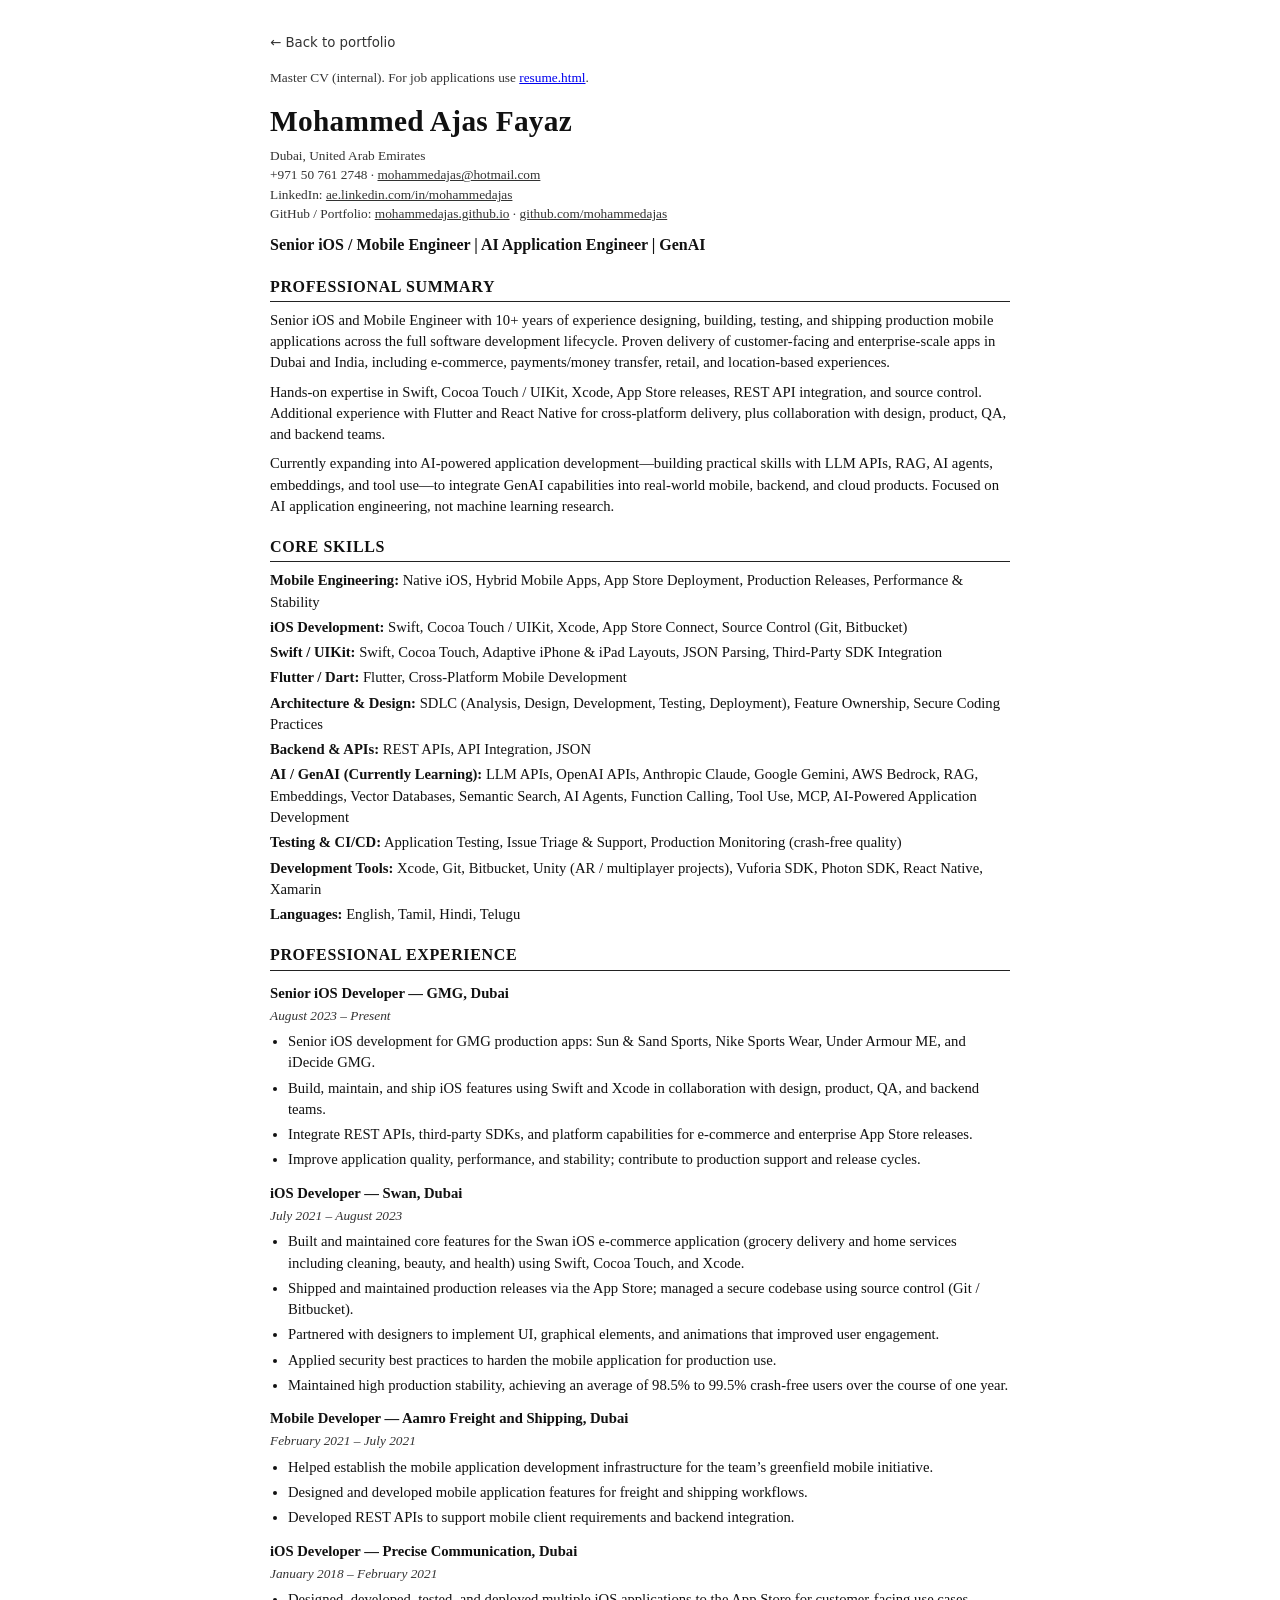
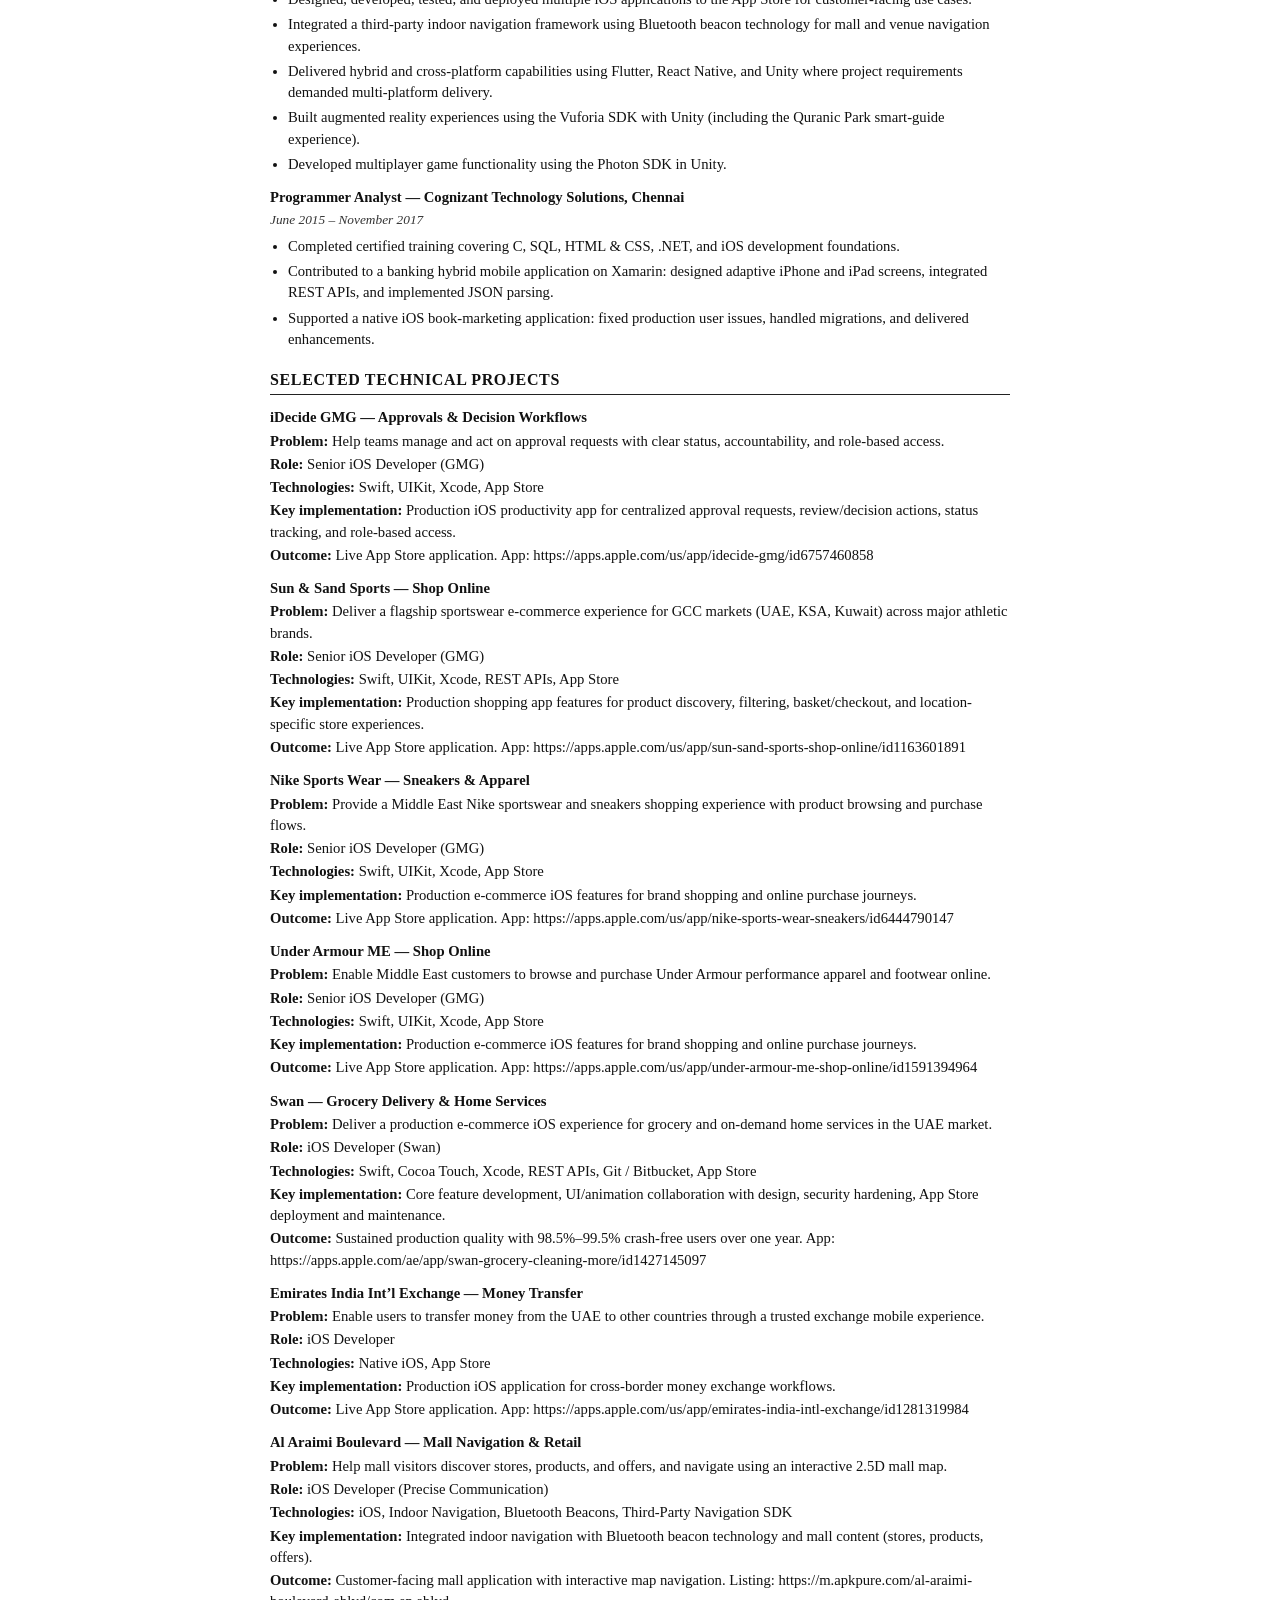
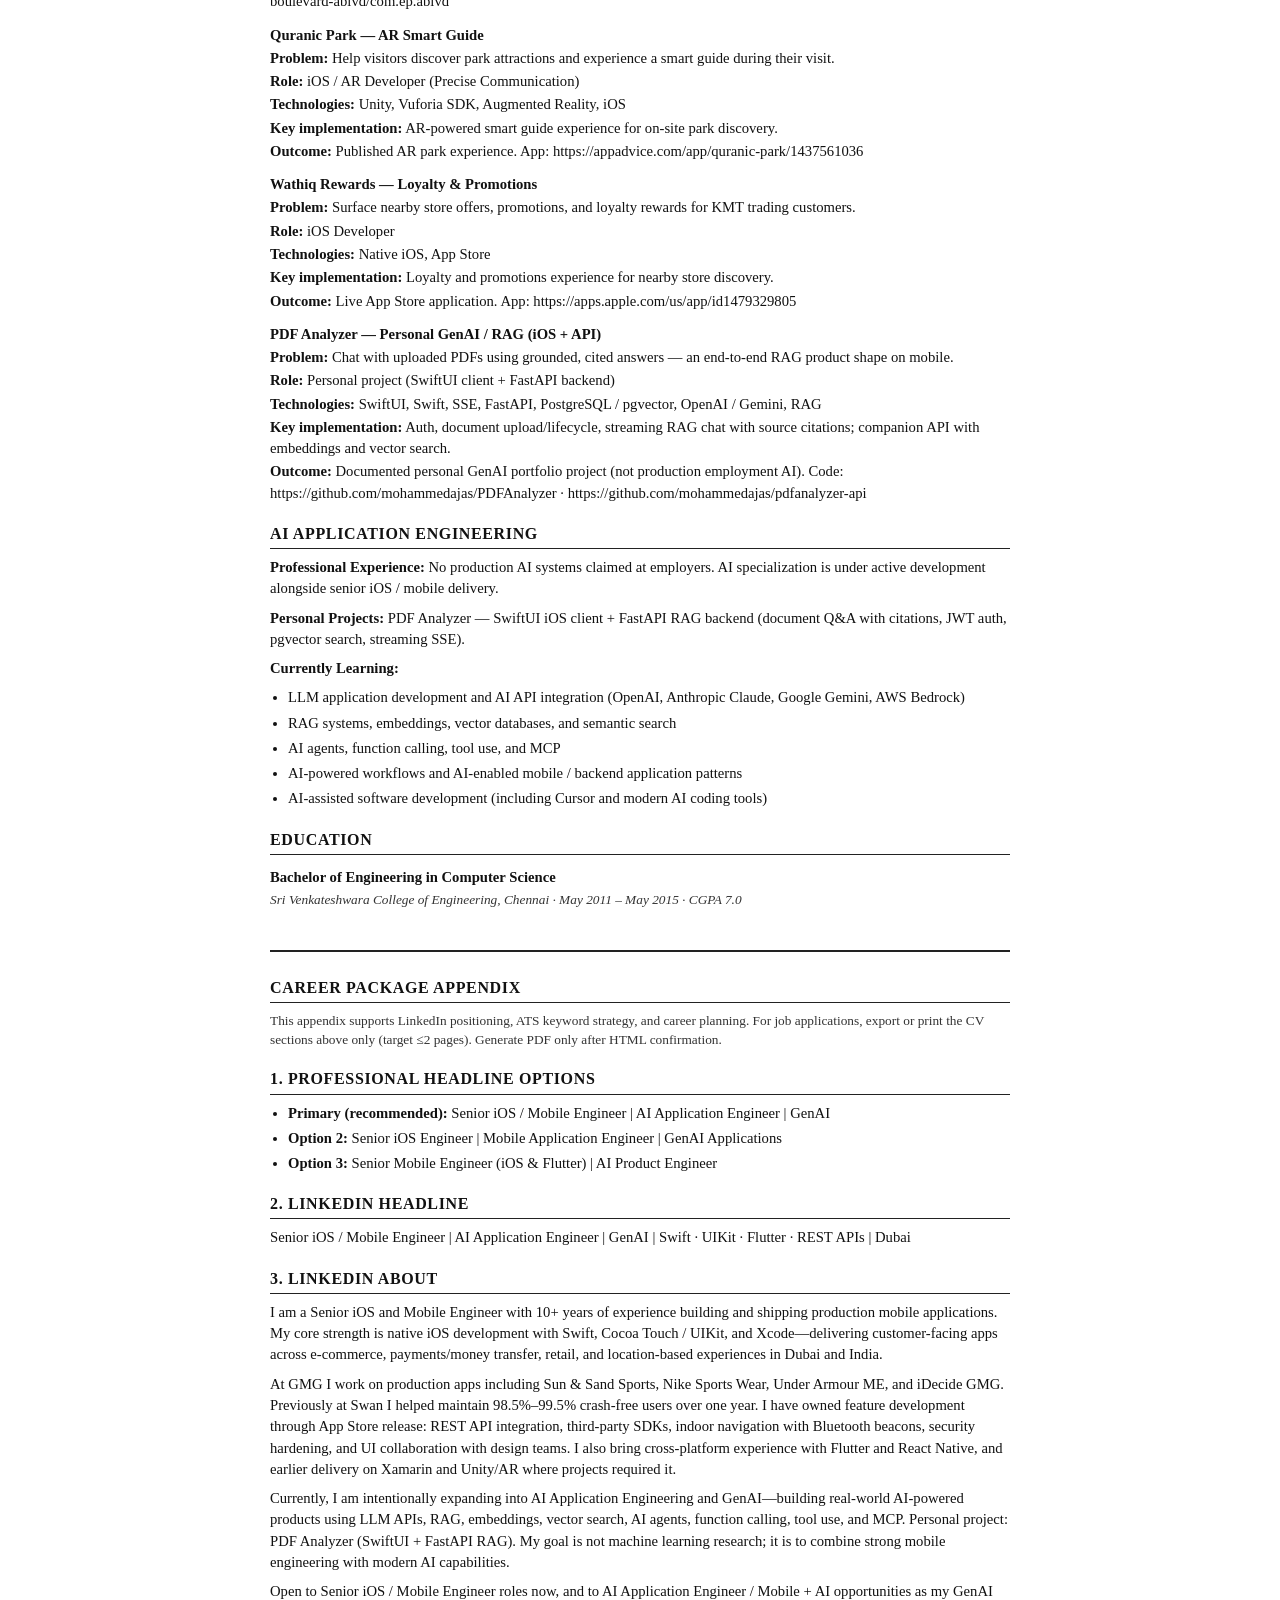
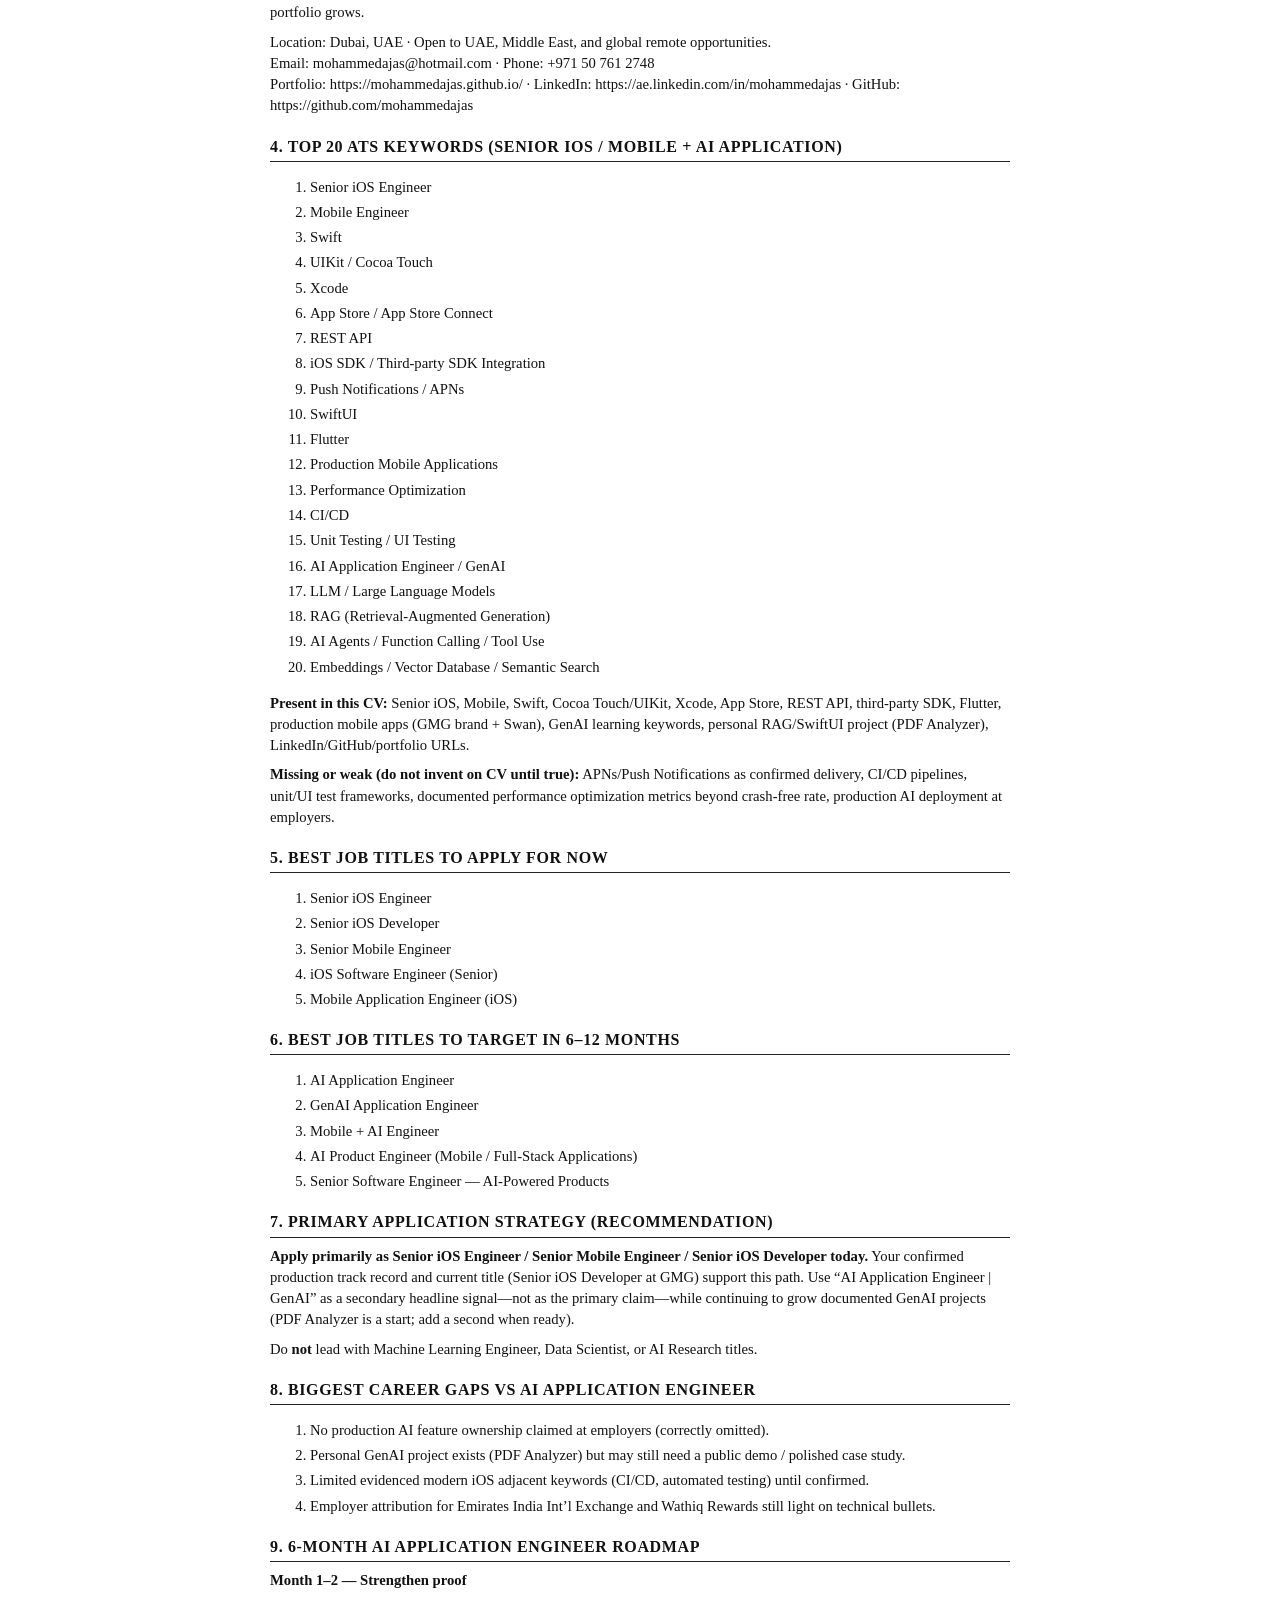
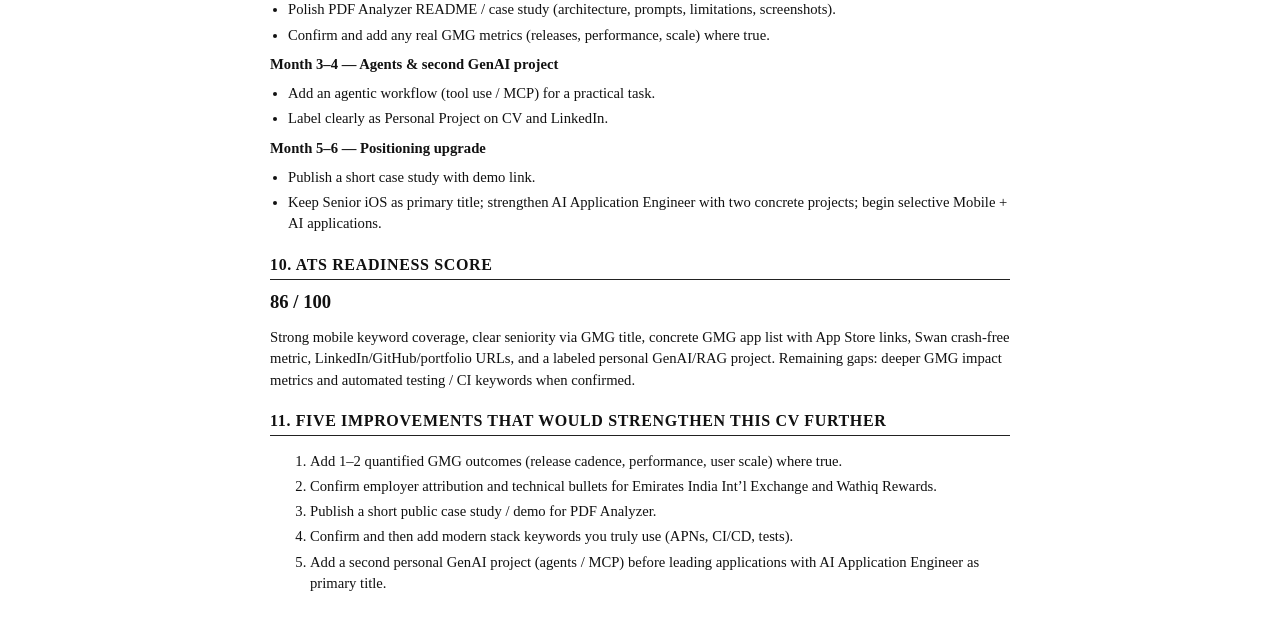
<file: Mohammed_Ajas_Fayaz_CV.html>
<!DOCTYPE html>
<html lang="en">
<head>
  <meta charset="UTF-8" />
  <meta name="viewport" content="width=device-width, initial-scale=1.0" />
  <title>Mohammed Ajas Fayaz — Senior iOS / Mobile Engineer | AI Application Engineer</title>
  <style>
    :root {
      --text: #111;
      --muted: #333;
      --rule: #222;
      --placeholder: #8a3b00;
    }
    * { box-sizing: border-box; }
    body {
      margin: 0;
      padding: 32px 40px;
      font-family: Georgia, "Times New Roman", Times, serif;
      font-size: 11pt;
      line-height: 1.45;
      color: var(--text);
      max-width: 820px;
      margin-inline: auto;
      background: #fff;
    }
    h1 {
      margin: 0 0 4px;
      font-size: 22pt;
      font-weight: 700;
      letter-spacing: 0.01em;
    }
    .contact {
      margin: 0 0 10px;
      font-size: 10pt;
      color: var(--muted);
    }
    .contact a { color: var(--muted); text-decoration: underline; }
    .back-link {
      display: inline-block;
      margin: 0 0 16px;
      font-size: 10pt;
      font-family: system-ui, -apple-system, sans-serif;
      color: var(--muted);
      text-decoration: none;
    }
    .back-link:hover { text-decoration: underline; }
    .headline {
      margin: 0 0 16px;
      font-size: 12pt;
      font-weight: 700;
    }
    h2 {
      margin: 18px 0 8px;
      padding-bottom: 3px;
      font-size: 12pt;
      text-transform: uppercase;
      letter-spacing: 0.04em;
      border-bottom: 1px solid var(--rule);
    }
    h3 {
      margin: 12px 0 2px;
      font-size: 11pt;
    }
    .meta {
      margin: 0 0 6px;
      font-size: 10pt;
      color: var(--muted);
      font-style: italic;
    }
    p { margin: 0 0 8px; }
    ul {
      margin: 0 0 8px;
      padding-left: 18px;
    }
    li { margin-bottom: 4px; }
    .skills-block { margin-bottom: 4px; }
    .skills-block strong { display: inline; }
    .placeholder {
      color: var(--placeholder);
      font-weight: 600;
    }
    .project { margin-bottom: 10px; }
    .project p { margin: 2px 0; }
    .label { font-weight: 700; }
    .appendix {
      margin-top: 40px;
      padding-top: 16px;
      border-top: 2px solid var(--rule);
    }
    .appendix h2:first-of-type { margin-top: 8px; }
    .note {
      font-size: 10pt;
      color: var(--muted);
      margin-bottom: 16px;
    }
    .score {
      font-size: 14pt;
      font-weight: 700;
      margin: 8px 0 12px;
    }
    @media print {
      body { padding: 0.5in; max-width: none; }
      .appendix { page-break-before: always; }
      a { color: inherit; text-decoration: none; }
    }
  </style>
</head>
<body>

  <!-- ========== MASTER CV (working copy + career appendix) ========== -->
  <!-- Job applications: use resume.html (clean ATS-ready version linked from portfolio nav). -->
  <a class="back-link" href="index.html">← Back to portfolio</a>
  <p class="note" style="margin-bottom:12px;">Master CV (internal). For job applications use <a href="resume.html">resume.html</a>.</p>
  <header>
    <h1>Mohammed Ajas Fayaz</h1>
    <p class="contact">
      Dubai, United Arab Emirates<br />
      +971 50 761 2748 · <a href="mailto:mohammedajas@hotmail.com">mohammedajas@hotmail.com</a><br />
      LinkedIn: <a href="https://ae.linkedin.com/in/mohammedajas">ae.linkedin.com/in/mohammedajas</a><br />
      GitHub / Portfolio: <a href="https://mohammedajas.github.io/">mohammedajas.github.io</a> · <a href="https://github.com/mohammedajas">github.com/mohammedajas</a>
    </p>
    <p class="headline">Senior iOS / Mobile Engineer | AI Application Engineer | GenAI</p>
  </header>

  <section>
    <h2>Professional Summary</h2>
    <p>
      Senior iOS and Mobile Engineer with 10+ years of experience designing, building, testing, and shipping production mobile applications across the full software development lifecycle. Proven delivery of customer-facing and enterprise-scale apps in Dubai and India, including e-commerce, payments/money transfer, retail, and location-based experiences.
    </p>
    <p>
      Hands-on expertise in Swift, Cocoa Touch / UIKit, Xcode, App Store releases, REST API integration, and source control. Additional experience with Flutter and React Native for cross-platform delivery, plus collaboration with design, product, QA, and backend teams.
    </p>
    <p>
      Currently expanding into AI-powered application development—building practical skills with LLM APIs, RAG, AI agents, embeddings, and tool use—to integrate GenAI capabilities into real-world mobile, backend, and cloud products. Focused on AI application engineering, not machine learning research.
    </p>
  </section>

  <section>
    <h2>Core Skills</h2>
    <p class="skills-block"><strong>Mobile Engineering:</strong> Native iOS, Hybrid Mobile Apps, App Store Deployment, Production Releases, Performance &amp; Stability</p>
    <p class="skills-block"><strong>iOS Development:</strong> Swift, Cocoa Touch / UIKit, Xcode, App Store Connect, Source Control (Git, Bitbucket)</p>
    <p class="skills-block"><strong>Swift / UIKit:</strong> Swift, Cocoa Touch, Adaptive iPhone &amp; iPad Layouts, JSON Parsing, Third-Party SDK Integration</p>
    <p class="skills-block"><strong>Flutter / Dart:</strong> Flutter, Cross-Platform Mobile Development</p>
    <p class="skills-block"><strong>Architecture &amp; Design:</strong> SDLC (Analysis, Design, Development, Testing, Deployment), Feature Ownership, Secure Coding Practices</p>
    <p class="skills-block"><strong>Backend &amp; APIs:</strong> REST APIs, API Integration, JSON</p>
    <p class="skills-block"><strong>AI / GenAI (Currently Learning):</strong> LLM APIs, OpenAI APIs, Anthropic Claude, Google Gemini, AWS Bedrock, RAG, Embeddings, Vector Databases, Semantic Search, AI Agents, Function Calling, Tool Use, MCP, AI-Powered Application Development</p>
    <p class="skills-block"><strong>Testing &amp; CI/CD:</strong> Application Testing, Issue Triage &amp; Support, Production Monitoring (crash-free quality)</p>
    <p class="skills-block"><strong>Development Tools:</strong> Xcode, Git, Bitbucket, Unity (AR / multiplayer projects), Vuforia SDK, Photon SDK, React Native, Xamarin</p>
    <p class="skills-block"><strong>Languages:</strong> English, Tamil, Hindi, Telugu</p>
  </section>

  <section>
    <h2>Professional Experience</h2>

    <h3>Senior iOS Developer — GMG, Dubai</h3>
    <p class="meta">August 2023 – Present</p>
    <ul>
      <li>Senior iOS development for GMG production apps: Sun &amp; Sand Sports, Nike Sports Wear, Under Armour ME, and iDecide GMG.</li>
      <li>Build, maintain, and ship iOS features using Swift and Xcode in collaboration with design, product, QA, and backend teams.</li>
      <li>Integrate REST APIs, third-party SDKs, and platform capabilities for e-commerce and enterprise App Store releases.</li>
      <li>Improve application quality, performance, and stability; contribute to production support and release cycles.</li>
    </ul>

    <h3>iOS Developer — Swan, Dubai</h3>
    <p class="meta">July 2021 – August 2023</p>
    <ul>
      <li>Built and maintained core features for the Swan iOS e-commerce application (grocery delivery and home services including cleaning, beauty, and health) using Swift, Cocoa Touch, and Xcode.</li>
      <li>Shipped and maintained production releases via the App Store; managed a secure codebase using source control (Git / Bitbucket).</li>
      <li>Partnered with designers to implement UI, graphical elements, and animations that improved user engagement.</li>
      <li>Applied security best practices to harden the mobile application for production use.</li>
      <li>Maintained high production stability, achieving an average of 98.5% to 99.5% crash-free users over the course of one year.</li>
    </ul>

    <h3>Mobile Developer — Aamro Freight and Shipping, Dubai</h3>
    <p class="meta">February 2021 – July 2021</p>
    <ul>
      <li>Helped establish the mobile application development infrastructure for the team’s greenfield mobile initiative.</li>
      <li>Designed and developed mobile application features for freight and shipping workflows.</li>
      <li>Developed REST APIs to support mobile client requirements and backend integration.</li>
    </ul>

    <h3>iOS Developer — Precise Communication, Dubai</h3>
    <p class="meta">January 2018 – February 2021</p>
    <ul>
      <li>Designed, developed, tested, and deployed multiple iOS applications to the App Store for customer-facing use cases.</li>
      <li>Integrated a third-party indoor navigation framework using Bluetooth beacon technology for mall and venue navigation experiences.</li>
      <li>Delivered hybrid and cross-platform capabilities using Flutter, React Native, and Unity where project requirements demanded multi-platform delivery.</li>
      <li>Built augmented reality experiences using the Vuforia SDK with Unity (including the Quranic Park smart-guide experience).</li>
      <li>Developed multiplayer game functionality using the Photon SDK in Unity.</li>
    </ul>

    <h3>Programmer Analyst — Cognizant Technology Solutions, Chennai</h3>
    <p class="meta">June 2015 – November 2017</p>
    <ul>
      <li>Completed certified training covering C, SQL, HTML &amp; CSS, .NET, and iOS development foundations.</li>
      <li>Contributed to a banking hybrid mobile application on Xamarin: designed adaptive iPhone and iPad screens, integrated REST APIs, and implemented JSON parsing.</li>
      <li>Supported a native iOS book-marketing application: fixed production user issues, handled migrations, and delivered enhancements.</li>
    </ul>
  </section>

  <section>
    <h2>Selected Technical Projects</h2>

    <div class="project">
      <h3>iDecide GMG — Approvals &amp; Decision Workflows</h3>
      <p><span class="label">Problem:</span> Help teams manage and act on approval requests with clear status, accountability, and role-based access.</p>
      <p><span class="label">Role:</span> Senior iOS Developer (GMG)</p>
      <p><span class="label">Technologies:</span> Swift, UIKit, Xcode, App Store</p>
      <p><span class="label">Key implementation:</span> Production iOS productivity app for centralized approval requests, review/decision actions, status tracking, and role-based access.</p>
      <p><span class="label">Outcome:</span> Live App Store application. App: https://apps.apple.com/us/app/idecide-gmg/id6757460858</p>
    </div>

    <div class="project">
      <h3>Sun &amp; Sand Sports — Shop Online</h3>
      <p><span class="label">Problem:</span> Deliver a flagship sportswear e-commerce experience for GCC markets (UAE, KSA, Kuwait) across major athletic brands.</p>
      <p><span class="label">Role:</span> Senior iOS Developer (GMG)</p>
      <p><span class="label">Technologies:</span> Swift, UIKit, Xcode, REST APIs, App Store</p>
      <p><span class="label">Key implementation:</span> Production shopping app features for product discovery, filtering, basket/checkout, and location-specific store experiences.</p>
      <p><span class="label">Outcome:</span> Live App Store application. App: https://apps.apple.com/us/app/sun-sand-sports-shop-online/id1163601891</p>
    </div>

    <div class="project">
      <h3>Nike Sports Wear — Sneakers &amp; Apparel</h3>
      <p><span class="label">Problem:</span> Provide a Middle East Nike sportswear and sneakers shopping experience with product browsing and purchase flows.</p>
      <p><span class="label">Role:</span> Senior iOS Developer (GMG)</p>
      <p><span class="label">Technologies:</span> Swift, UIKit, Xcode, App Store</p>
      <p><span class="label">Key implementation:</span> Production e-commerce iOS features for brand shopping and online purchase journeys.</p>
      <p><span class="label">Outcome:</span> Live App Store application. App: https://apps.apple.com/us/app/nike-sports-wear-sneakers/id6444790147</p>
    </div>

    <div class="project">
      <h3>Under Armour ME — Shop Online</h3>
      <p><span class="label">Problem:</span> Enable Middle East customers to browse and purchase Under Armour performance apparel and footwear online.</p>
      <p><span class="label">Role:</span> Senior iOS Developer (GMG)</p>
      <p><span class="label">Technologies:</span> Swift, UIKit, Xcode, App Store</p>
      <p><span class="label">Key implementation:</span> Production e-commerce iOS features for brand shopping and online purchase journeys.</p>
      <p><span class="label">Outcome:</span> Live App Store application. App: https://apps.apple.com/us/app/under-armour-me-shop-online/id1591394964</p>
    </div>

    <div class="project">
      <h3>Swan — Grocery Delivery &amp; Home Services</h3>
      <p><span class="label">Problem:</span> Deliver a production e-commerce iOS experience for grocery and on-demand home services in the UAE market.</p>
      <p><span class="label">Role:</span> iOS Developer (Swan)</p>
      <p><span class="label">Technologies:</span> Swift, Cocoa Touch, Xcode, REST APIs, Git / Bitbucket, App Store</p>
      <p><span class="label">Key implementation:</span> Core feature development, UI/animation collaboration with design, security hardening, App Store deployment and maintenance.</p>
      <p><span class="label">Outcome:</span> Sustained production quality with 98.5%–99.5% crash-free users over one year. App: https://apps.apple.com/ae/app/swan-grocery-cleaning-more/id1427145097</p>
    </div>

    <div class="project">
      <h3>Emirates India Int’l Exchange — Money Transfer</h3>
      <p><span class="label">Problem:</span> Enable users to transfer money from the UAE to other countries through a trusted exchange mobile experience.</p>
      <p><span class="label">Role:</span> iOS Developer</p>
      <p><span class="label">Technologies:</span> Native iOS, App Store</p>
      <p><span class="label">Key implementation:</span> Production iOS application for cross-border money exchange workflows.</p>
      <p><span class="label">Outcome:</span> Live App Store application. App: https://apps.apple.com/us/app/emirates-india-intl-exchange/id1281319984</p>
    </div>

    <div class="project">
      <h3>Al Araimi Boulevard — Mall Navigation &amp; Retail</h3>
      <p><span class="label">Problem:</span> Help mall visitors discover stores, products, and offers, and navigate using an interactive 2.5D mall map.</p>
      <p><span class="label">Role:</span> iOS Developer (Precise Communication)</p>
      <p><span class="label">Technologies:</span> iOS, Indoor Navigation, Bluetooth Beacons, Third-Party Navigation SDK</p>
      <p><span class="label">Key implementation:</span> Integrated indoor navigation with Bluetooth beacon technology and mall content (stores, products, offers).</p>
      <p><span class="label">Outcome:</span> Customer-facing mall application with interactive map navigation. Listing: https://m.apkpure.com/al-araimi-boulevard-ablvd/com.ep.ablvd</p>
    </div>

    <div class="project">
      <h3>Quranic Park — AR Smart Guide</h3>
      <p><span class="label">Problem:</span> Help visitors discover park attractions and experience a smart guide during their visit.</p>
      <p><span class="label">Role:</span> iOS / AR Developer (Precise Communication)</p>
      <p><span class="label">Technologies:</span> Unity, Vuforia SDK, Augmented Reality, iOS</p>
      <p><span class="label">Key implementation:</span> AR-powered smart guide experience for on-site park discovery.</p>
      <p><span class="label">Outcome:</span> Published AR park experience. App: https://appadvice.com/app/quranic-park/1437561036</p>
    </div>

    <div class="project">
      <h3>Wathiq Rewards — Loyalty &amp; Promotions</h3>
      <p><span class="label">Problem:</span> Surface nearby store offers, promotions, and loyalty rewards for KMT trading customers.</p>
      <p><span class="label">Role:</span> iOS Developer</p>
      <p><span class="label">Technologies:</span> Native iOS, App Store</p>
      <p><span class="label">Key implementation:</span> Loyalty and promotions experience for nearby store discovery.</p>
      <p><span class="label">Outcome:</span> Live App Store application. App: https://apps.apple.com/us/app/id1479329805</p>
    </div>

    <div class="project">
      <h3>PDF Analyzer — Personal GenAI / RAG (iOS + API)</h3>
      <p><span class="label">Problem:</span> Chat with uploaded PDFs using grounded, cited answers — an end-to-end RAG product shape on mobile.</p>
      <p><span class="label">Role:</span> Personal project (SwiftUI client + FastAPI backend)</p>
      <p><span class="label">Technologies:</span> SwiftUI, Swift, SSE, FastAPI, PostgreSQL / pgvector, OpenAI / Gemini, RAG</p>
      <p><span class="label">Key implementation:</span> Auth, document upload/lifecycle, streaming RAG chat with source citations; companion API with embeddings and vector search.</p>
      <p><span class="label">Outcome:</span> Documented personal GenAI portfolio project (not production employment AI). Code: https://github.com/mohammedajas/PDFAnalyzer · https://github.com/mohammedajas/pdfanalyzer-api</p>
    </div>
  </section>

  <section>
    <h2>AI Application Engineering</h2>
    <p><span class="label">Professional Experience:</span> No production AI systems claimed at employers. AI specialization is under active development alongside senior iOS / mobile delivery.</p>
    <p><span class="label">Personal Projects:</span> PDF Analyzer — SwiftUI iOS client + FastAPI RAG backend (document Q&amp;A with citations, JWT auth, pgvector search, streaming SSE).</p>
    <p><span class="label">Currently Learning:</span></p>
    <ul>
      <li>LLM application development and AI API integration (OpenAI, Anthropic Claude, Google Gemini, AWS Bedrock)</li>
      <li>RAG systems, embeddings, vector databases, and semantic search</li>
      <li>AI agents, function calling, tool use, and MCP</li>
      <li>AI-powered workflows and AI-enabled mobile / backend application patterns</li>
      <li>AI-assisted software development (including Cursor and modern AI coding tools)</li>
    </ul>
  </section>

  <section>
    <h2>Education</h2>
    <h3>Bachelor of Engineering in Computer Science</h3>
    <p class="meta">Sri Venkateshwara College of Engineering, Chennai · May 2011 – May 2015 · CGPA 7.0</p>
  </section>

  <!-- ========== APPENDIX (strategy package; print on separate pages) ========== -->
  <div class="appendix">
    <h2>Career Package Appendix</h2>
    <p class="note">This appendix supports LinkedIn positioning, ATS keyword strategy, and career planning. For job applications, export or print the CV sections above only (target ≤2 pages). Generate PDF only after HTML confirmation.</p>

    <h2>1. Professional Headline Options</h2>
    <ul>
      <li><strong>Primary (recommended):</strong> Senior iOS / Mobile Engineer | AI Application Engineer | GenAI</li>
      <li><strong>Option 2:</strong> Senior iOS Engineer | Mobile Application Engineer | GenAI Applications</li>
      <li><strong>Option 3:</strong> Senior Mobile Engineer (iOS &amp; Flutter) | AI Product Engineer</li>
    </ul>

    <h2>2. LinkedIn Headline</h2>
    <p>Senior iOS / Mobile Engineer | AI Application Engineer | GenAI | Swift · UIKit · Flutter · REST APIs | Dubai</p>

    <h2>3. LinkedIn About</h2>
    <p>
      I am a Senior iOS and Mobile Engineer with 10+ years of experience building and shipping production mobile applications. My core strength is native iOS development with Swift, Cocoa Touch / UIKit, and Xcode—delivering customer-facing apps across e-commerce, payments/money transfer, retail, and location-based experiences in Dubai and India.
    </p>
    <p>
      At GMG I work on production apps including Sun &amp; Sand Sports, Nike Sports Wear, Under Armour ME, and iDecide GMG. Previously at Swan I helped maintain 98.5%–99.5% crash-free users over one year. I have owned feature development through App Store release: REST API integration, third-party SDKs, indoor navigation with Bluetooth beacons, security hardening, and UI collaboration with design teams. I also bring cross-platform experience with Flutter and React Native, and earlier delivery on Xamarin and Unity/AR where projects required it.
    </p>
    <p>
      Currently, I am intentionally expanding into AI Application Engineering and GenAI—building real-world AI-powered products using LLM APIs, RAG, embeddings, vector search, AI agents, function calling, tool use, and MCP. Personal project: PDF Analyzer (SwiftUI + FastAPI RAG). My goal is not machine learning research; it is to combine strong mobile engineering with modern AI capabilities.
    </p>
    <p>
      Open to Senior iOS / Mobile Engineer roles now, and to AI Application Engineer / Mobile + AI opportunities as my GenAI portfolio grows.
    </p>
    <p>
      Location: Dubai, UAE · Open to UAE, Middle East, and global remote opportunities.<br />
      Email: mohammedajas@hotmail.com · Phone: +971 50 761 2748<br />
      Portfolio: https://mohammedajas.github.io/ · LinkedIn: https://ae.linkedin.com/in/mohammedajas · GitHub: https://github.com/mohammedajas
    </p>

    <h2>4. Top 20 ATS Keywords (Senior iOS / Mobile + AI Application)</h2>
    <ol>
      <li>Senior iOS Engineer</li>
      <li>Mobile Engineer</li>
      <li>Swift</li>
      <li>UIKit / Cocoa Touch</li>
      <li>Xcode</li>
      <li>App Store / App Store Connect</li>
      <li>REST API</li>
      <li>iOS SDK / Third-party SDK Integration</li>
      <li>Push Notifications / APNs</li>
      <li>SwiftUI</li>
      <li>Flutter</li>
      <li>Production Mobile Applications</li>
      <li>Performance Optimization</li>
      <li>CI/CD</li>
      <li>Unit Testing / UI Testing</li>
      <li>AI Application Engineer / GenAI</li>
      <li>LLM / Large Language Models</li>
      <li>RAG (Retrieval-Augmented Generation)</li>
      <li>AI Agents / Function Calling / Tool Use</li>
      <li>Embeddings / Vector Database / Semantic Search</li>
    </ol>
    <p><strong>Present in this CV:</strong> Senior iOS, Mobile, Swift, Cocoa Touch/UIKit, Xcode, App Store, REST API, third-party SDK, Flutter, production mobile apps (GMG brand + Swan), GenAI learning keywords, personal RAG/SwiftUI project (PDF Analyzer), LinkedIn/GitHub/portfolio URLs.</p>
    <p><strong>Missing or weak (do not invent on CV until true):</strong> APNs/Push Notifications as confirmed delivery, CI/CD pipelines, unit/UI test frameworks, documented performance optimization metrics beyond crash-free rate, production AI deployment at employers.</p>

    <h2>5. Best Job Titles to Apply for Now</h2>
    <ol>
      <li>Senior iOS Engineer</li>
      <li>Senior iOS Developer</li>
      <li>Senior Mobile Engineer</li>
      <li>iOS Software Engineer (Senior)</li>
      <li>Mobile Application Engineer (iOS)</li>
    </ol>

    <h2>6. Best Job Titles to Target in 6–12 Months</h2>
    <ol>
      <li>AI Application Engineer</li>
      <li>GenAI Application Engineer</li>
      <li>Mobile + AI Engineer</li>
      <li>AI Product Engineer (Mobile / Full-Stack Applications)</li>
      <li>Senior Software Engineer — AI-Powered Products</li>
    </ol>

    <h2>7. Primary Application Strategy (Recommendation)</h2>
    <p>
      <strong>Apply primarily as Senior iOS Engineer / Senior Mobile Engineer / Senior iOS Developer today.</strong>
      Your confirmed production track record and current title (Senior iOS Developer at GMG) support this path. Use “AI Application Engineer | GenAI” as a secondary headline signal—not as the primary claim—while continuing to grow documented GenAI projects (PDF Analyzer is a start; add a second when ready).
    </p>
    <p>
      Do <strong>not</strong> lead with Machine Learning Engineer, Data Scientist, or AI Research titles.
    </p>

    <h2>8. Biggest Career Gaps vs AI Application Engineer</h2>
    <ol>
      <li>No production AI feature ownership claimed at employers (correctly omitted).</li>
      <li>Personal GenAI project exists (PDF Analyzer) but may still need a public demo / polished case study.</li>
      <li>Limited evidenced modern iOS adjacent keywords (CI/CD, automated testing) until confirmed.</li>
      <li>Employer attribution for Emirates India Int’l Exchange and Wathiq Rewards still light on technical bullets.</li>
    </ol>

    <h2>9. 6-Month AI Application Engineer Roadmap</h2>
    <p><strong>Month 1–2 — Strengthen proof</strong></p>
    <ul>
      <li>Polish PDF Analyzer README / case study (architecture, prompts, limitations, screenshots).</li>
      <li>Confirm and add any real GMG metrics (releases, performance, scale) where true.</li>
    </ul>
    <p><strong>Month 3–4 — Agents &amp; second GenAI project</strong></p>
    <ul>
      <li>Add an agentic workflow (tool use / MCP) for a practical task.</li>
      <li>Label clearly as Personal Project on CV and LinkedIn.</li>
    </ul>
    <p><strong>Month 5–6 — Positioning upgrade</strong></p>
    <ul>
      <li>Publish a short case study with demo link.</li>
      <li>Keep Senior iOS as primary title; strengthen AI Application Engineer with two concrete projects; begin selective Mobile + AI applications.</li>
    </ul>

    <h2>10. ATS Readiness Score</h2>
    <p class="score">86 / 100</p>
    <p>
      Strong mobile keyword coverage, clear seniority via GMG title, concrete GMG app list with App Store links, Swan crash-free metric, LinkedIn/GitHub/portfolio URLs, and a labeled personal GenAI/RAG project. Remaining gaps: deeper GMG impact metrics and automated testing / CI keywords when confirmed.
    </p>

    <h2>11. Five Improvements That Would Strengthen This CV Further</h2>
    <ol>
      <li>Add 1–2 quantified GMG outcomes (release cadence, performance, user scale) where true.</li>
      <li>Confirm employer attribution and technical bullets for Emirates India Int’l Exchange and Wathiq Rewards.</li>
      <li>Publish a short public case study / demo for PDF Analyzer.</li>
      <li>Confirm and then add modern stack keywords you truly use (APNs, CI/CD, tests).</li>
      <li>Add a second personal GenAI project (agents / MCP) before leading applications with AI Application Engineer as primary title.</li>
    </ol>
  </div>

</body>
</html>
</file>
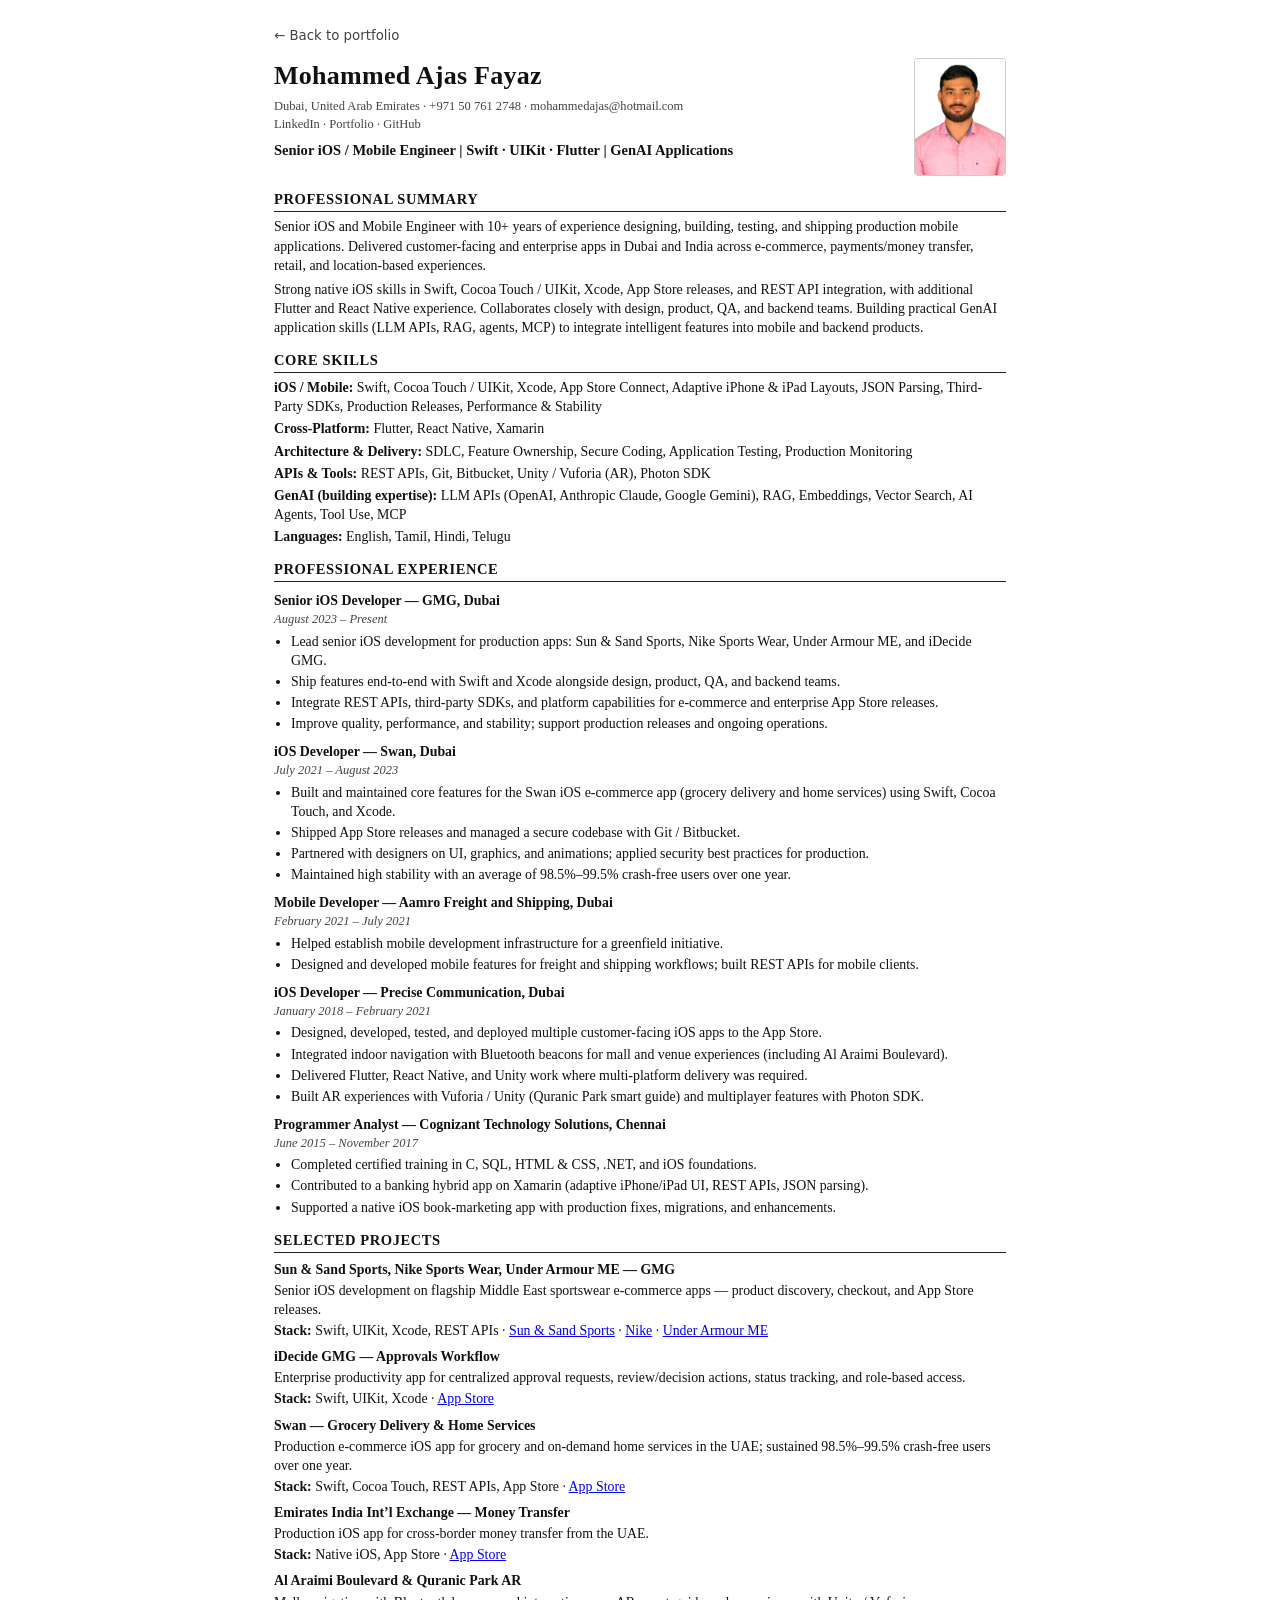
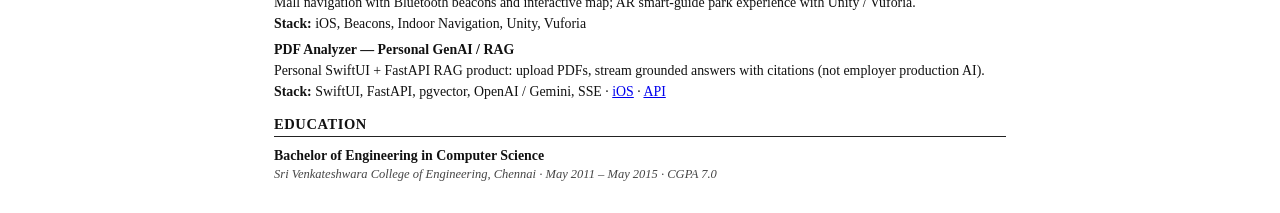
<file: resume.html>
<!DOCTYPE html>
<html lang="en">
<head>
  <meta charset="UTF-8" />
  <meta name="viewport" content="width=device-width, initial-scale=1.0" />
  <title>Mohammed Ajas Fayaz — Senior iOS / Mobile Engineer</title>
  <meta name="description" content="Resume of Mohammed Ajas Fayaz — Senior iOS / Mobile Engineer with 10+ years shipping production apps. Swift, UIKit, Flutter, App Store. Dubai, UAE." />
  <meta name="robots" content="noindex" />
  <style>
    :root {
      --text: #111;
      --muted: #444;
      --rule: #222;
    }
    * { box-sizing: border-box; }
    body {
      margin: 0;
      padding: 26px 34px;
      font-family: Georgia, "Times New Roman", Times, serif;
      font-size: 10.4pt;
      line-height: 1.38;
      color: var(--text);
      max-width: 800px;
      margin-inline: auto;
      background: #fff;
    }
    .back-link {
      display: inline-block;
      margin: 0 0 13px;
      font-size: 10pt;
      font-family: system-ui, -apple-system, sans-serif;
      color: var(--muted);
      text-decoration: none;
    }
    .back-link:hover { text-decoration: underline; }
    header.top {
      display: flex;
      align-items: flex-start;
      justify-content: space-between;
      gap: 18px;
      margin-bottom: 4px;
    }
    .header-text { flex: 1; min-width: 0; }
    .photo {
      width: 92px;
      height: 118px;
      object-fit: cover;
      object-position: center top;
      border-radius: 4px;
      border: 1px solid #ccc;
      flex-shrink: 0;
    }
    h1 {
      margin: 0 0 4px;
      font-size: 19.5pt;
      font-weight: 700;
      letter-spacing: 0.01em;
    }
    .contact {
      margin: 0 0 7px;
      font-size: 9.4pt;
      color: var(--muted);
    }
    .contact a { color: var(--muted); text-decoration: none; }
    .contact a:hover { text-decoration: underline; }
    .headline {
      margin: 0;
      font-size: 10.9pt;
      font-weight: 700;
    }
    h2 {
      margin: 13px 0 5px;
      padding-bottom: 2px;
      font-size: 10.9pt;
      text-transform: uppercase;
      letter-spacing: 0.04em;
      border-bottom: 1px solid var(--rule);
    }
    h3 {
      margin: 9px 0 1px;
      font-size: 10.4pt;
    }
    .meta {
      margin: 0 0 3px;
      font-size: 9.4pt;
      color: var(--muted);
      font-style: italic;
    }
    p { margin: 0 0 5px; }
    ul {
      margin: 0 0 5px;
      padding-left: 17px;
    }
    li { margin-bottom: 2px; }
    .skills-block { margin-bottom: 3px; }
    .skills-block strong { display: inline; }
    .project { margin-bottom: 7px; }
    .project h3 { margin: 7px 0 2px; }
    .project p { margin: 0 0 2px; }
    .label { font-weight: 700; }
    @media print {
      @page { size: A4; margin: 0.5in; }
      body { padding: 0; max-width: none; }
      .back-link { display: none; }
      a { color: inherit; text-decoration: none; }
    }
  </style>
</head>
<body>

  <a class="back-link" href="index.html">← Back to portfolio</a>

  <header class="top">
    <div class="header-text">
      <h1>Mohammed Ajas Fayaz</h1>
      <p class="contact">
        Dubai, United Arab Emirates · +971 50 761 2748 · <a href="mailto:mohammedajas@hotmail.com">mohammedajas@hotmail.com</a><br />
        <a href="https://ae.linkedin.com/in/mohammedajas">LinkedIn</a> ·
        <a href="https://mohammedajas.github.io/">Portfolio</a> ·
        <a href="https://github.com/mohammedajas">GitHub</a>
      </p>
      <p class="headline">Senior iOS / Mobile Engineer | Swift · UIKit · Flutter | GenAI Applications</p>
    </div>
    <img class="photo" src="assets/img/profile.jpg" alt="Mohammed Ajas Fayaz" width="92" height="118" />
  </header>

  <section>
    <h2>Professional Summary</h2>
    <p>
      Senior iOS and Mobile Engineer with 10+ years of experience designing, building, testing, and shipping production mobile applications. Delivered customer-facing and enterprise apps in Dubai and India across e-commerce, payments/money transfer, retail, and location-based experiences.
    </p>
    <p>
      Strong native iOS skills in Swift, Cocoa Touch / UIKit, Xcode, App Store releases, and REST API integration, with additional Flutter and React Native experience. Collaborates closely with design, product, QA, and backend teams. Building practical GenAI application skills (LLM APIs, RAG, agents, MCP) to integrate intelligent features into mobile and backend products.
    </p>
  </section>

  <section>
    <h2>Core Skills</h2>
    <p class="skills-block"><strong>iOS / Mobile:</strong> Swift, Cocoa Touch / UIKit, Xcode, App Store Connect, Adaptive iPhone &amp; iPad Layouts, JSON Parsing, Third-Party SDKs, Production Releases, Performance &amp; Stability</p>
    <p class="skills-block"><strong>Cross-Platform:</strong> Flutter, React Native, Xamarin</p>
    <p class="skills-block"><strong>Architecture &amp; Delivery:</strong> SDLC, Feature Ownership, Secure Coding, Application Testing, Production Monitoring</p>
    <p class="skills-block"><strong>APIs &amp; Tools:</strong> REST APIs, Git, Bitbucket, Unity / Vuforia (AR), Photon SDK</p>
    <p class="skills-block"><strong>GenAI (building expertise):</strong> LLM APIs (OpenAI, Anthropic Claude, Google Gemini), RAG, Embeddings, Vector Search, AI Agents, Tool Use, MCP</p>
    <p class="skills-block"><strong>Languages:</strong> English, Tamil, Hindi, Telugu</p>
  </section>

  <section>
    <h2>Professional Experience</h2>

    <h3>Senior iOS Developer — GMG, Dubai</h3>
    <p class="meta">August 2023 – Present</p>
    <ul>
      <li>Lead senior iOS development for production apps: Sun &amp; Sand Sports, Nike Sports Wear, Under Armour ME, and iDecide GMG.</li>
      <li>Ship features end-to-end with Swift and Xcode alongside design, product, QA, and backend teams.</li>
      <li>Integrate REST APIs, third-party SDKs, and platform capabilities for e-commerce and enterprise App Store releases.</li>
      <li>Improve quality, performance, and stability; support production releases and ongoing operations.</li>
    </ul>

    <h3>iOS Developer — Swan, Dubai</h3>
    <p class="meta">July 2021 – August 2023</p>
    <ul>
      <li>Built and maintained core features for the Swan iOS e-commerce app (grocery delivery and home services) using Swift, Cocoa Touch, and Xcode.</li>
      <li>Shipped App Store releases and managed a secure codebase with Git / Bitbucket.</li>
      <li>Partnered with designers on UI, graphics, and animations; applied security best practices for production.</li>
      <li>Maintained high stability with an average of 98.5%–99.5% crash-free users over one year.</li>
    </ul>

    <h3>Mobile Developer — Aamro Freight and Shipping, Dubai</h3>
    <p class="meta">February 2021 – July 2021</p>
    <ul>
      <li>Helped establish mobile development infrastructure for a greenfield initiative.</li>
      <li>Designed and developed mobile features for freight and shipping workflows; built REST APIs for mobile clients.</li>
    </ul>

    <h3>iOS Developer — Precise Communication, Dubai</h3>
    <p class="meta">January 2018 – February 2021</p>
    <ul>
      <li>Designed, developed, tested, and deployed multiple customer-facing iOS apps to the App Store.</li>
      <li>Integrated indoor navigation with Bluetooth beacons for mall and venue experiences (including Al Araimi Boulevard).</li>
      <li>Delivered Flutter, React Native, and Unity work where multi-platform delivery was required.</li>
      <li>Built AR experiences with Vuforia / Unity (Quranic Park smart guide) and multiplayer features with Photon SDK.</li>
    </ul>

    <h3>Programmer Analyst — Cognizant Technology Solutions, Chennai</h3>
    <p class="meta">June 2015 – November 2017</p>
    <ul>
      <li>Completed certified training in C, SQL, HTML &amp; CSS, .NET, and iOS foundations.</li>
      <li>Contributed to a banking hybrid app on Xamarin (adaptive iPhone/iPad UI, REST APIs, JSON parsing).</li>
      <li>Supported a native iOS book-marketing app with production fixes, migrations, and enhancements.</li>
    </ul>
  </section>

  <section>
    <h2>Selected Projects</h2>

    <div class="project">
      <h3>Sun &amp; Sand Sports, Nike Sports Wear, Under Armour ME — GMG</h3>
      <p>Senior iOS development on flagship Middle East sportswear e-commerce apps — product discovery, checkout, and App Store releases.</p>
      <p><span class="label">Stack:</span> Swift, UIKit, Xcode, REST APIs ·
        <a href="https://apps.apple.com/us/app/sun-sand-sports-shop-online/id1163601891">Sun &amp; Sand Sports</a> ·
        <a href="https://apps.apple.com/us/app/nike-sports-wear-sneakers/id6444790147">Nike</a> ·
        <a href="https://apps.apple.com/us/app/under-armour-me-shop-online/id1591394964">Under Armour ME</a>
      </p>
    </div>

    <div class="project">
      <h3>iDecide GMG — Approvals Workflow</h3>
      <p>Enterprise productivity app for centralized approval requests, review/decision actions, status tracking, and role-based access.</p>
      <p><span class="label">Stack:</span> Swift, UIKit, Xcode · <a href="https://apps.apple.com/us/app/idecide-gmg/id6757460858">App Store</a></p>
    </div>

    <div class="project">
      <h3>Swan — Grocery Delivery &amp; Home Services</h3>
      <p>Production e-commerce iOS app for grocery and on-demand home services in the UAE; sustained 98.5%–99.5% crash-free users over one year.</p>
      <p><span class="label">Stack:</span> Swift, Cocoa Touch, REST APIs, App Store · <a href="https://apps.apple.com/ae/app/swan-grocery-cleaning-more/id1427145097">App Store</a></p>
    </div>

    <div class="project">
      <h3>Emirates India Int’l Exchange — Money Transfer</h3>
      <p>Production iOS app for cross-border money transfer from the UAE.</p>
      <p><span class="label">Stack:</span> Native iOS, App Store · <a href="https://apps.apple.com/us/app/emirates-india-intl-exchange/id1281319984">App Store</a></p>
    </div>

    <div class="project">
      <h3>Al Araimi Boulevard &amp; Quranic Park AR</h3>
      <p>Mall navigation with Bluetooth beacons and interactive map; AR smart-guide park experience with Unity / Vuforia.</p>
      <p><span class="label">Stack:</span> iOS, Beacons, Indoor Navigation, Unity, Vuforia</p>
    </div>

    <div class="project">
      <h3>PDF Analyzer — Personal GenAI / RAG</h3>
      <p>Personal SwiftUI + FastAPI RAG product: upload PDFs, stream grounded answers with citations (not employer production AI).</p>
      <p><span class="label">Stack:</span> SwiftUI, FastAPI, pgvector, OpenAI / Gemini, SSE ·
        <a href="https://github.com/mohammedajas/PDFAnalyzer">iOS</a> ·
        <a href="https://github.com/mohammedajas/pdfanalyzer-api">API</a>
      </p>
    </div>
  </section>

  <section>
    <h2>Education</h2>
    <h3>Bachelor of Engineering in Computer Science</h3>
    <p class="meta">Sri Venkateshwara College of Engineering, Chennai · May 2011 – May 2015 · CGPA 7.0</p>
  </section>

</body>
</html>
</file>
<file: assets/css/style.css>
/* Starter stylesheet */
:root{--max-width:980px}
body{font-family:Inter, system-ui, -apple-system, "Segoe UI", Roboto, "Helvetica Neue", Arial; margin:0; padding:24px; background:#fff; color:#111}
.container{max-width:var(--max-width);margin:0 auto}
a{color:#0366d6}
</file>
